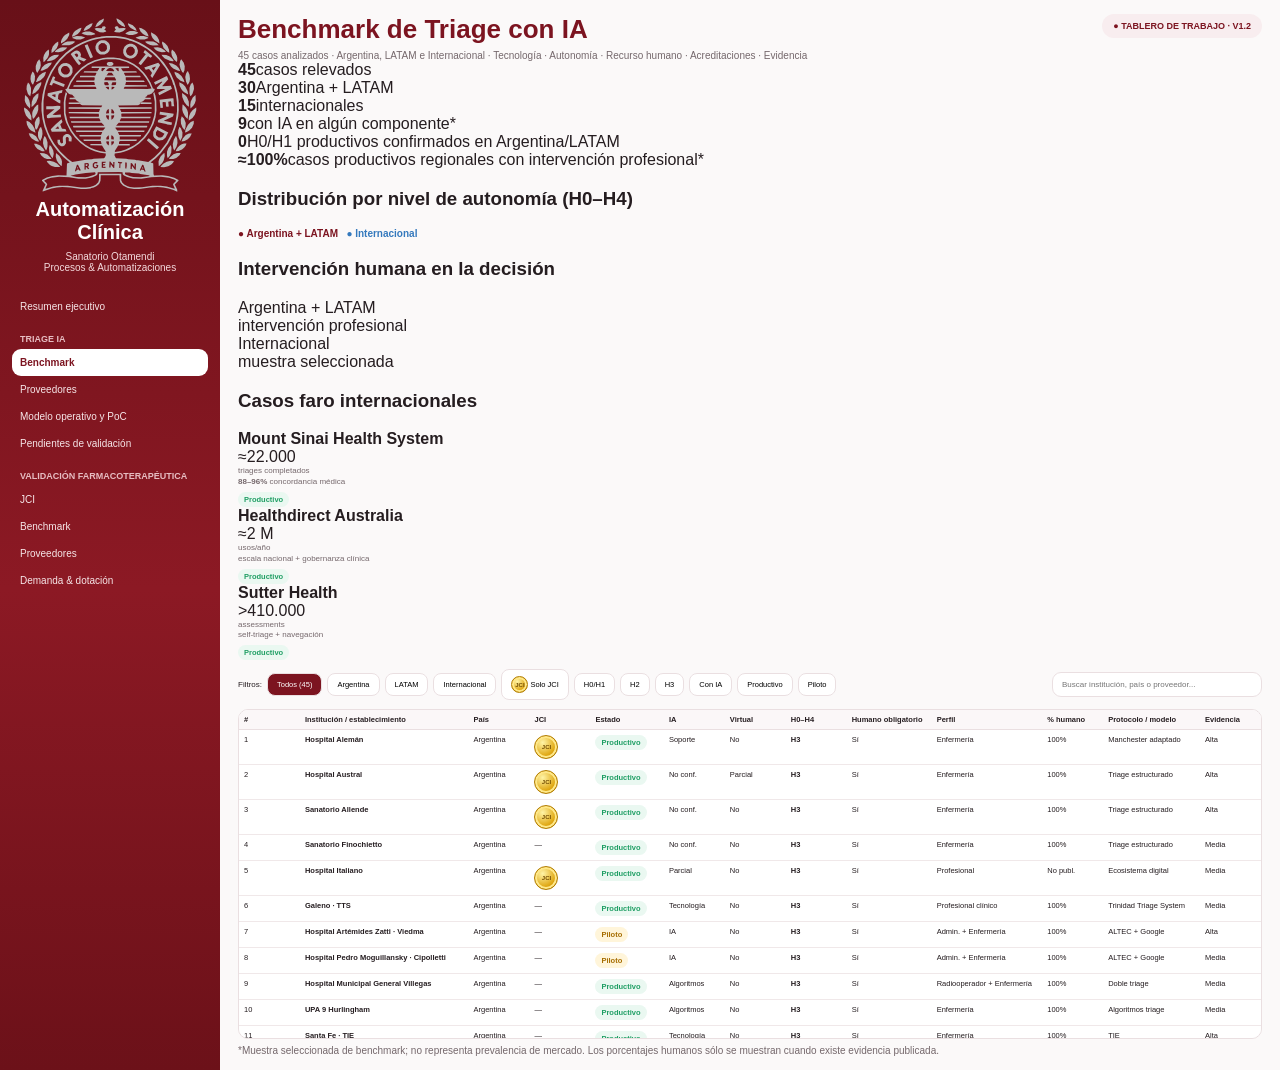
<file: benchmark.html>
<!doctype html><html lang="es"><head><meta charset="utf-8"><meta name="viewport" content="width=device-width,initial-scale=1"><title>Benchmark TRIAGE IA | Otamendi</title><link rel="stylesheet" href="benchmark45.css"><style>:root{--bg:#fbf9f9;--text:#251d20;--muted:#75686c;--line:#eadfe1;--brand:#7c1420;--green:#1aa36b}*{box-sizing:border-box}body{margin:0;font-family:Inter,Segoe UI,Arial,sans-serif;background:var(--bg);color:var(--text)}.app{display:grid;grid-template-columns:220px 1fr;min-height:100vh}.side{background:linear-gradient(180deg,#681018,#8c1924 55%,#6c1119);color:#fff;padding:16px 12px}.logo{width:175px;display:block;margin:auto}.brand{text-align:center;font-size:20px;font-weight:850}.project{text-align:center;font-size:10px;color:#f4dadd;margin:7px 0 20px}.nav-title{font-size:9px;font-weight:900;color:#e7bdc2;margin:14px 8px 5px}.nav a{display:block;color:#f6e6e8;text-decoration:none;padding:8px;border-radius:9px;font-size:10px}.nav a.active{background:#fff;color:var(--brand);font-weight:800}.main{padding:14px 18px;overflow:auto}.top{display:flex;justify-content:space-between;align-items:flex-start}.top h1{margin:0;color:var(--brand);font-size:26px}.subtitle{font-size:10px;color:var(--muted);margin-top:5px}.badge{background:#f8edef;color:var(--brand);font-weight:800;border-radius:999px;padding:7px 11px;font-size:9px}.st{display:inline-block;border-radius:999px;padding:3px 6px;font-size:7.5px;font-weight:700}.ok{background:#eaf8f1;color:#1e9e63}.part{background:#fff5da;color:#a66d00}.table-wrap{overflow:auto;background:#fff;border:1px solid var(--line);border-radius:10px}table{width:100%;border-collapse:separate;border-spacing:0}th{position:sticky;top:0;background:#fbf7f8;text-align:left;border-bottom:1px solid var(--line);z-index:2}td{border-bottom:1px solid #f0e8e9;vertical-align:top}.crit{font-weight:700;position:sticky;left:0;background:#fff}.mini{font-size:8px;color:var(--muted);line-height:1.35}@media(max-width:900px){.app{grid-template-columns:1fr}.side{display:none}}</style></head><body><div class="app"><aside class="side"><img class="logo" src="logo_otamendi_hq.svg"><div class="brand">Automatización<br>Clínica</div><div class="project">Sanatorio Otamendi<br>Procesos & Automatizaciones</div><nav class="nav"><a href="legacy.html">Resumen ejecutivo</a><div class="nav-title">TRIAGE IA</div><a class="active" href="benchmark.html">Benchmark</a><a href="legacy.html">Proveedores</a><a href="legacy.html">Modelo operativo y PoC</a><a href="legacy.html">Pendientes de validación</a><div class="nav-title">VALIDACIÓN FARMACOTERAPÉUTICA</div><a href="legacy.html">JCI</a><a href="legacy.html">Benchmark</a><a href="legacy.html">Proveedores</a><a href="legacy.html">Demanda & dotación</a></nav></aside><main class="main"><header class="top"><div><h1>Benchmark de Triage con IA</h1><div class="subtitle">45 casos analizados · Argentina, LATAM e Internacional · Tecnología · Autonomía · Recurso humano · Acreditaciones · Evidencia</div></div><div class="badge">● TABLERO DE TRABAJO · V1.2</div></header><div class="bench-kpis"><div class="bench-kpi"><b>45</b><span>casos relevados</span></div><div class="bench-kpi"><b>30</b><span>Argentina + LATAM</span></div><div class="bench-kpi"><b>15</b><span>internacionales</span></div><div class="bench-kpi"><b>9</b><span>con IA en algún componente*</span></div><div class="bench-kpi"><b>0</b><span>H0/H1 productivos confirmados en Argentina/LATAM</span></div><div class="bench-kpi"><b>≈100%</b><span>casos productivos regionales con intervención profesional*</span></div></div><div class="bench-panels"><div class="bench-panel"><h3>Distribución por nivel de autonomía (H0–H4)</h3><div class="subtitle" style="margin-bottom:7px"><b style="color:var(--brand)">● Argentina + LATAM</b> &nbsp; <b style="color:#3479bd">● Internacional</b></div><div class="hbars" id="autonomyBars"></div></div><div class="bench-panel"><h3>Intervención humana en la decisión</h3><div class="donuts"><div><div class="donut" data-v="≈100%"></div><div class="donut-label">Argentina + LATAM<br>intervención profesional</div></div><div><div class="donut intl" data-v="47%"></div><div class="donut-label">Internacional<br>muestra seleccionada</div></div></div></div><div class="bench-panel"><h3>Casos faro internacionales</h3><div class="faros"><div class="faro"><b>Mount Sinai Health System</b><div class="num">≈22.000</div><div class="mini">triages completados<br><b>88–96%</b> concordancia médica</div><span class="st ok">Productivo</span></div><div class="faro"><b>Healthdirect Australia</b><div class="num">≈2 M</div><div class="mini">usos/año<br>escala nacional + gobernanza clínica</div><span class="st ok">Productivo</span></div><div class="faro"><b>Sutter Health</b><div class="num">&gt;410.000</div><div class="mini">assessments<br>self-triage + navegación</div><span class="st ok">Productivo</span></div></div></div></div><div class="bench-filters"><span style="font-size:8px">Filtros:</span><button class="bf active" data-filter="all">Todos (45)</button><button class="bf" data-filter="Argentina">Argentina</button><button class="bf" data-filter="LATAM">LATAM</button><button class="bf" data-filter="Internacional">Internacional</button><button class="bf" data-filter="JCI"><span class="jci-seal" style="width:17px;height:17px">JCI</span> Solo JCI</button><button class="bf" data-filter="H0/H1">H0/H1</button><button class="bf" data-filter="H2">H2</button><button class="bf" data-filter="H3">H3</button><button class="bf" data-filter="IA">Con IA</button><button class="bf" data-filter="Productivo">Productivo</button><button class="bf" data-filter="Piloto">Piloto</button><input id="benchSearch" class="bench-search" placeholder="Buscar institución, país o proveedor..."></div><div class="table-wrap bench-table"><table><thead><tr><th>#</th><th>Institución / establecimiento</th><th>País</th><th>JCI</th><th>Estado</th><th>IA</th><th>Virtual</th><th>H0–H4</th><th>Humano obligatorio</th><th>Perfil</th><th>% humano</th><th>Protocolo / modelo</th><th>Evidencia</th></tr></thead><tbody id="bench45Body"></tbody></table></div><div class="bench-insights"><div class="insight red"><b>Hallazgo principal</b><br>La digitalización y la IA ya están presentes regionalmente, pero los casos productivos investigados en Argentina/LATAM mantienen intervención profesional. Los referentes internacionales muestran modelos H0/H1 productivos y a escala.</div><div class="insight green"><b>Implicancia para Otamendi</b><br><b>Objetivo:</b> modelo H1 — IA como primera capa + intervención profesional por excepción.<br><b>KPI sugerido:</b> % de episodios que requieren minutos de un matriculado.</div></div><div class="subtitle" style="margin-top:6px">*Muestra seleccionada de benchmark; no representa prevalencia de mercado. Los porcentajes humanos sólo se muestran cuando existe evidencia publicada.</div></main></div><script src="benchmark45.js"></script></body></html>
</file>
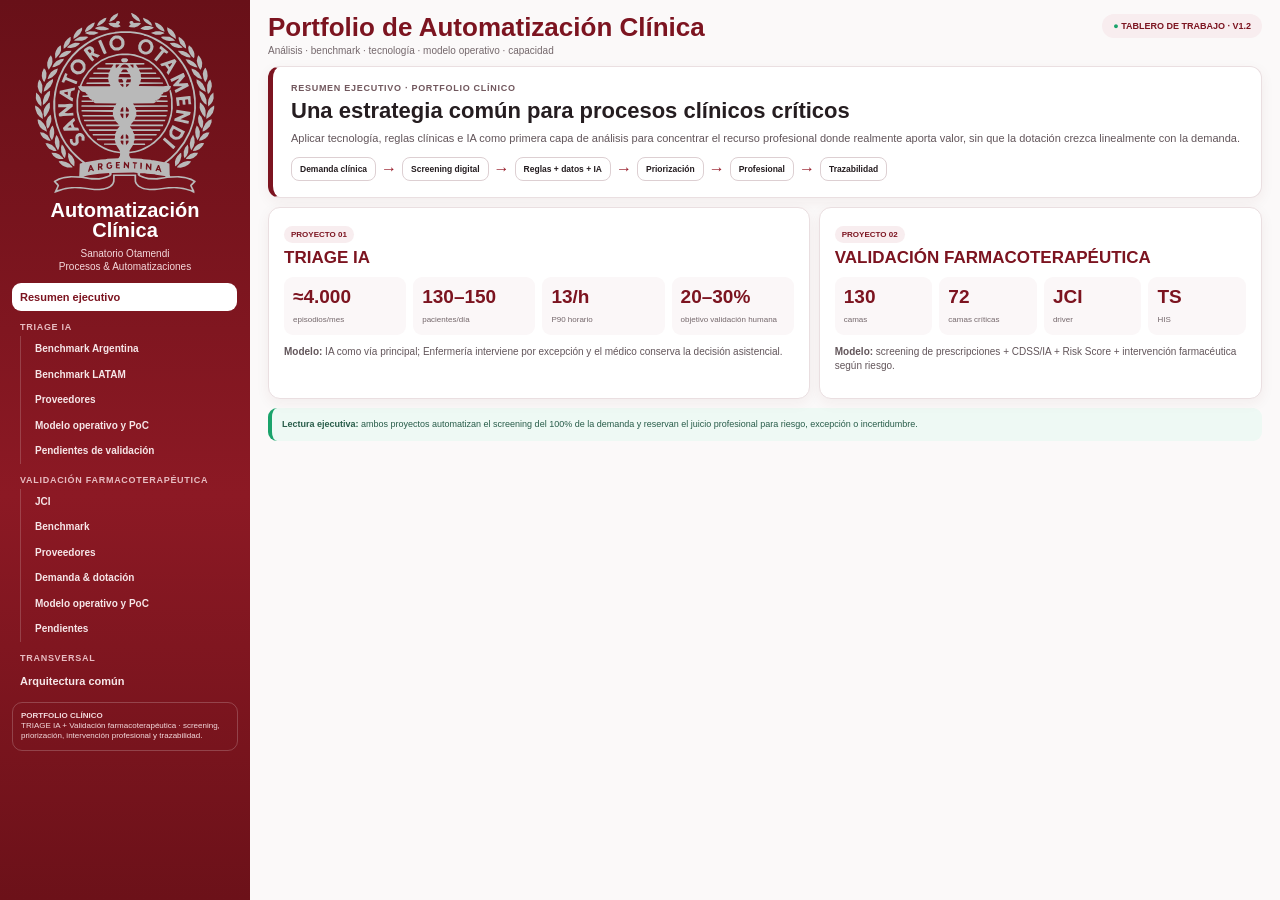
<file: legacy.html>
<!doctype html><html lang="es"><head><meta charset="utf-8"><meta name="viewport" content="width=device-width,initial-scale=1"><title>Automatización Clínica | Otamendi</title><style>:root{--bg:#fbf9f9;--card:#fff;--text:#251d20;--muted:#75686c;--line:#eadfe1;--brand:#7c1420;--brand2:#971d2a;--soft:#f8edef;--green:#1aa36b;--shadow:0 4px 14px rgba(96,31,39,.06)}*{box-sizing:border-box}html,body{margin:0;height:100%;font-family:Inter,Segoe UI,Arial,sans-serif;background:var(--bg);color:var(--text);overflow:hidden}.app{display:grid;grid-template-columns:250px minmax(0,1fr);height:100vh}.side{background:linear-gradient(180deg,#681018,#8c1924 55%,#6c1119);color:#fff;padding:10px 12px;display:flex;flex-direction:column;min-height:0}.logo-wrap{height:190px;display:flex;align-items:center;justify-content:center}.logo{width:190px;height:190px;object-fit:contain}.brand{font-size:20px;font-weight:850;line-height:1.02;text-align:center}.project{font-size:10px;line-height:1.3;color:#f4dadd;margin:6px 0 10px;text-align:center}.nav{min-height:0;overflow:auto;padding-right:3px}.nav-title{font-size:9px;font-weight:900;letter-spacing:.08em;color:#e7bdc2;margin:11px 8px 4px}.nav button{all:unset;display:block;width:calc(100% - 14px);cursor:pointer;padding:8px;border-radius:9px;font-size:11px;line-height:1.15;color:#f6e6e8;font-weight:650}.nav button:hover,.nav button.active{background:#fff;color:var(--brand)}.subnav{margin:0 0 4px 8px;padding-left:6px;border-left:1px solid rgba(255,255,255,.18)}.subnav button{font-size:10px;padding:7px 8px;width:calc(100% - 14px);font-weight:550}.side-note{margin-top:6px;border:1px solid rgba(255,255,255,.2);border-radius:10px;padding:8px;font-size:8px;line-height:1.3;color:#f3dadd}.main{padding:14px 18px;min-width:0;min-height:0;overflow:auto}.top{display:flex;justify-content:space-between;gap:12px;align-items:flex-start;margin-bottom:10px}.top h1{margin:0;color:var(--brand);font-size:26px;line-height:1}.subtitle{font-size:10px;color:var(--muted);margin-top:5px}.badge{white-space:nowrap;background:var(--soft);color:var(--brand);font-weight:800;border-radius:999px;padding:7px 11px;font-size:9px}.view{display:none}.view.active{display:block}.toolbar{display:flex;align-items:center;justify-content:space-between;gap:8px;flex-wrap:wrap;margin-bottom:7px}.toolbar h2{margin:0;color:var(--brand);font-size:20px}.toolbar input{border:1px solid var(--line);border-radius:8px;padding:6px 8px;background:#fff;font-size:10px}.table-wrap{overflow:auto;background:#fff;border:1px solid var(--line);border-radius:10px;max-height:calc(100vh - 105px)}table{width:100%;border-collapse:separate;border-spacing:0;font-size:9px}th{position:sticky;top:0;background:#fbf7f8;color:#684d52;text-align:left;padding:7px;border-bottom:1px solid var(--line);white-space:nowrap;z-index:2}td{padding:7px;border-bottom:1px solid #f0e8e9;vertical-align:top;min-width:90px;line-height:1.35}.crit{font-weight:700;color:#51242b;position:sticky;left:0;background:#fff;z-index:1}.st{display:inline-block;border-radius:999px;padding:3px 6px;font-size:7.5px;font-weight:700}.ok{background:#eaf8f1;color:#1e9e63}.part{background:#fff5da;color:#a66d00}.no{background:#ffecec;color:#c43c49}.na{background:#f0ecec;color:#76686b}.jci{display:inline-flex;align-items:center;gap:5px;margin-top:7px;color:#8a5c00;font-size:7.5px;font-weight:800}.jci i{display:grid;place-items:center;width:23px;height:23px;border-radius:50%;font-style:normal;background:linear-gradient(#ffe889,#e6ad1d);border:1px solid #c28d0e;color:#745000}.hero,.p-card,.project-block,.model-wide,.model-block{background:#fff;border:1px solid var(--line);border-radius:12px;box-shadow:var(--shadow)}.hero{padding:16px 18px;border-left:5px solid var(--brand)}.eyebrow{font-size:9px;font-weight:900;letter-spacing:.08em;color:#71575d}.hero h2{margin:5px 0 7px;font-size:22px}.hero p,.p-card p{color:#62555a;line-height:1.4}.hero p{font-size:11px;margin:0}.flow{display:flex;gap:5px;align-items:center;flex-wrap:wrap;margin-top:11px}.node{background:#fff;border:1px solid #ddcfd2;border-radius:8px;padding:6px 8px;font-weight:750;font-size:8.5px}.arrow{color:var(--brand2);font-weight:900}.grid{display:grid;gap:8px;margin-top:8px}.g3{grid-template-columns:repeat(3,minmax(0,1fr))}.g4{grid-template-columns:repeat(4,minmax(0,1fr))}.p-card{padding:12px}.p-card h3{margin:0 0 5px;font-size:13px}.p-card p{font-size:9px;margin:4px 0}.metric{font-size:22px;font-weight:850;color:var(--brand)}.label{font-size:8px;color:var(--muted)}.tag{display:inline-block;background:var(--soft);color:var(--brand);border-radius:999px;padding:4px 7px;font-size:8px;font-weight:850;margin-bottom:5px}.unified-summary{display:grid;grid-template-columns:1.1fr .9fr;gap:9px;margin-top:9px}.project-block{padding:15px}.project-block h3{margin:0 0 9px;color:var(--brand);font-size:17px}.metrics{display:grid;grid-template-columns:repeat(4,1fr);gap:7px}.m{background:#fbf7f8;border-radius:9px;padding:9px}.m b{display:block;color:var(--brand);font-size:19px}.m span{font-size:8px;color:var(--muted)}.project-block p{font-size:10px;color:#62555a;line-height:1.4}.portfolio-note,.model-note{margin-top:9px;background:#eef9f4;border-left:4px solid var(--green);border-radius:9px;padding:10px;color:#285c49;font-size:9px;line-height:1.4}.model-shell{display:grid;gap:9px}.model-wide{padding:12px 14px}.model-wide h3,.model-block h3{margin:0;color:var(--brand);font-size:13px}.model-subtitle{margin-top:3px;font-size:8.5px;line-height:1.3;color:var(--muted)}.branch-flow{display:grid;grid-template-columns:minmax(285px,.9fr) minmax(0,1.5fr);gap:10px;align-items:center;margin-top:9px}.flow-entry{display:flex;align-items:center;gap:5px}.flow-pill{background:#fff;border:1px solid #cbe8d9;border-radius:999px;padding:6px 8px;color:#23634b;font-size:8.5px;font-weight:750;white-space:nowrap}.flow-pill.ai{background:#eef9f4;border-color:#85cfad;color:#126a48}.flow-chevron{color:var(--green);font-size:11px;font-weight:900}.branch-paths{display:grid;gap:6px}.branch-row{display:grid;grid-template-columns:minmax(145px,1.15fr) 16px minmax(110px,.8fr) 16px minmax(95px,.65fr);align-items:center;gap:4px}.branch-condition,.branch-action,.branch-result{border-radius:8px;padding:7px 8px;font-size:8px;line-height:1.25}.branch-condition{background:#fbf7f8;border:1px solid var(--line)}.branch-condition b{display:block;margin-bottom:2px}.branch-action{background:#eef9f4;border:1px solid #cbe8d9;color:#176a4d;font-weight:750;text-align:center}.branch-result{background:#fbf3f4;border:1px solid #ecd5d9;color:var(--brand);font-weight:750;text-align:center}.model-middle{display:grid;grid-template-columns:.9fr 1.2fr .9fr;gap:9px}.model-block{padding:11px 12px}.compact-list{display:grid;grid-template-columns:1fr 1fr;gap:5px;margin-top:8px}.compact-item{background:#fbf7f8;border:1px solid var(--line);border-radius:7px;padding:6px 7px;font-size:7.8px;line-height:1.25;color:#5d4f53}.compact-item b{display:block;color:#3f3034;margin-bottom:2px}.trigger-list{display:flex;flex-wrap:wrap;gap:5px;margin-top:8px}.trigger{background:#fff8f1;border:1px solid #f0ddc8;border-radius:999px;padding:5px 7px;font-size:7.7px;color:#75543c}.load-grid{display:grid;grid-template-columns:repeat(2,1fr);gap:6px;margin-top:8px}.load-kpi{border:1px solid #cbe8d9;background:#f4fbf7;border-radius:8px;padding:7px}.load-kpi strong{display:block;color:#126a48;font-size:15px}.load-kpi span{font-size:7.4px;color:#52665d}.model-bottom{display:grid;grid-template-columns:1.18fr .82fr;gap:9px}.gate-grid{display:grid;grid-template-columns:repeat(3,1fr);gap:6px;margin-top:8px}.gate{border:1px solid var(--line);background:#fbf7f8;border-radius:8px;padding:7px;font-size:7.5px;line-height:1.25;color:#63575a}.gate.current{background:#eef9f4;border-color:#cbe8d9}.gate b{display:block;font-size:8px;margin-bottom:3px}.gate span{display:block;margin-top:4px;padding-top:4px;border-top:1px solid rgba(124,20,32,.12);font-weight:750;color:var(--brand)}.threshold-grid{display:grid;grid-template-columns:repeat(2,1fr);gap:5px;margin-top:8px}.threshold{display:flex;justify-content:space-between;gap:6px;border-bottom:1px solid #f0e8e9;padding:4px 1px;font-size:7.6px;color:#63575a}.threshold b{color:var(--brand)}.prelim{display:inline-block;margin-left:5px;border-radius:999px;background:#fff5da;color:#8f6400;padding:2px 5px;font-size:6.8px}.pharma-sub{display:none}.pharma-sub.active{display:block}@media(max-width:1000px){html,body{overflow:auto}.app{grid-template-columns:1fr;height:auto}.side{height:auto}.main{overflow:visible}.g3,.g4,.unified-summary,.model-middle,.model-bottom,.branch-flow{grid-template-columns:1fr}}</style></head><body><div class="app"><aside class="side"><div class="logo-wrap"><img class="logo" src="logo_otamendi_hq.svg" alt="Sanatorio Otamendi"></div><div class="brand">Automatización<br>Clínica</div><div class="project">Sanatorio Otamendi<br>Procesos & Automatizaciones</div><nav class="nav"><button class="active" data-view="portfolio">Resumen ejecutivo</button><div class="nav-title">TRIAGE IA</div><div class="subnav"><button data-triage="argentina">Benchmark Argentina</button><button data-triage="latam">Benchmark LATAM</button><button data-triage="proveedores">Proveedores</button><button data-triage="modelo">Modelo operativo y PoC</button><button data-triage="gaps">Pendientes de validación</button></div><div class="nav-title">VALIDACIÓN FARMACOTERAPÉUTICA</div><div class="subnav"><button data-pharma="p-jci">JCI</button><button data-pharma="p-ben">Benchmark</button><button data-pharma="p-prov">Proveedores</button><button data-pharma="p-dem">Demanda & dotación</button><button data-pharma="p-mod">Modelo operativo y PoC</button><button data-pharma="p-pen">Pendientes</button></div><div class="nav-title">TRANSVERSAL</div><button data-view="architecture">Arquitectura común</button></nav><div class="side-note"><b>PORTFOLIO CLÍNICO</b><br>TRIAGE IA + Validación farmacoterapéutica · screening, priorización, intervención profesional y trazabilidad.</div></aside><main class="main"><header class="top"><div><h1 id="pageTitle">Portfolio de Automatización Clínica</h1><div id="pageSubtitle" class="subtitle">Análisis · benchmark · tecnología · modelo operativo · capacidad</div></div><div class="badge"><span style="color:var(--green)">●</span> TABLERO DE TRABAJO · V1.2</div></header><section id="portfolio" class="view active"><div class="hero"><div class="eyebrow">RESUMEN EJECUTIVO · PORTFOLIO CLÍNICO</div><h2>Una estrategia común para procesos clínicos críticos</h2><p>Aplicar tecnología, reglas clínicas e IA como primera capa de análisis para concentrar el recurso profesional donde realmente aporta valor, sin que la dotación crezca linealmente con la demanda.</p><div class="flow"><span class="node">Demanda clínica</span><span class="arrow">→</span><span class="node">Screening digital</span><span class="arrow">→</span><span class="node">Reglas + datos + IA</span><span class="arrow">→</span><span class="node">Priorización</span><span class="arrow">→</span><span class="node">Profesional</span><span class="arrow">→</span><span class="node">Trazabilidad</span></div></div><div class="unified-summary"><div class="project-block"><span class="tag">PROYECTO 01</span><h3>TRIAGE IA</h3><div class="metrics"><div class="m"><b>≈4.000</b><span>episodios/mes</span></div><div class="m"><b>130–150</b><span>pacientes/día</span></div><div class="m"><b>13/h</b><span>P90 horario</span></div><div class="m"><b>20–30%</b><span>objetivo validación humana</span></div></div><p><b>Modelo:</b> IA como vía principal; Enfermería interviene por excepción y el médico conserva la decisión asistencial.</p></div><div class="project-block"><span class="tag">PROYECTO 02</span><h3>VALIDACIÓN FARMACOTERAPÉUTICA</h3><div class="metrics"><div class="m"><b>130</b><span>camas</span></div><div class="m"><b>72</b><span>camas críticas</span></div><div class="m"><b>JCI</b><span>driver</span></div><div class="m"><b>TS</b><span>HIS</span></div></div><p><b>Modelo:</b> screening de prescripciones + CDSS/IA + Risk Score + intervención farmacéutica según riesgo.</p></div></div><div class="portfolio-note"><b>Lectura ejecutiva:</b> ambos proyectos automatizan el screening del 100% de la demanda y reservan el juicio profesional para riesgo, excepción o incertidumbre.</div></section><section id="triage" class="view"><div id="argentina" class="triage-sub"><div class="toolbar"><h2>Benchmark Argentina</h2></div><div class="table-wrap"><table id="argentinaTable"></table></div></div><div id="latam" class="triage-sub" hidden><div class="toolbar"><h2>Benchmark LATAM</h2></div><div class="table-wrap"><table id="latamTable"></table></div></div><div id="proveedores" class="triage-sub" hidden><div class="toolbar"><h2>Comparativa de proveedores</h2><input id="supplierSearch" placeholder="Filtrar criterio..."></div><div class="table-wrap"><table id="supplierTable"></table></div></div><div id="modelo" class="triage-sub" hidden><div class="toolbar"><h2>Modelo operativo y PoC</h2></div><div class="model-shell"><article class="model-wide"><h3>Circuito objetivo: Enfermería interviene por excepción</h3><div class="model-subtitle">La IA estructura y recomienda; el circuito se bifurca según seguridad y calidad de la información.</div><div class="branch-flow"><div class="flow-entry"><span class="flow-pill">Paciente</span><span class="flow-chevron">→</span><span class="flow-pill">Captura digital</span><span class="flow-chevron">→</span><span class="flow-pill ai">IA recomienda</span></div><div class="branch-paths"><div class="branch-row"><div class="branch-condition"><b>Vía principal</b>Sin alertas e información suficiente</div><span class="flow-chevron">→</span><div class="branch-action">Pasa al circuito médico</div><span class="flow-chevron">→</span><div class="branch-result">Médico</div></div><div class="branch-row"><div class="branch-condition"><b>Vía de excepción</b>Alerta, baja confianza o dato faltante</div><span class="flow-chevron">→</span><div class="branch-action">Enfermería valida</div><span class="flow-chevron">→</span><div class="branch-result">Médico</div></div></div></div><div class="model-note"><b>Control profesional:</b> el médico conserva la decisión asistencial; Enfermería puede corregir, escalar o re-triar. Toda recomendación y cambio debe quedar trazado.</div></article><div class="model-middle"><article class="model-block"><h3>Qué entrega la IA</h3><div class="compact-list"><div class="compact-item"><b>Prioridad sugerida</b>Nivel y urgencia recomendados.</div><div class="compact-item"><b>Justificación</b>Hallazgos que sustentan la recomendación.</div><div class="compact-item"><b>Alertas</b>Red flags y señales de deterioro.</div><div class="compact-item"><b>Datos faltantes</b>Información clínica aún necesaria.</div><div class="compact-item"><b>Orientación</b>Diferenciales y próxima acción relevante.</div><div class="compact-item"><b>Trazabilidad</b>Versión, hora, entrada y resultado.</div></div></article><article class="model-block"><h3>Cuándo interviene Enfermería</h3><div class="trigger-list"><span class="trigger">Red flag o deterioro</span><span class="trigger">Baja confianza</span><span class="trigger">Síntomas contradictorios</span><span class="trigger">Datos o signos vitales faltantes</span><span class="trigger">Población o protocolo especial</span><span class="trigger">Paciente solicita revisión</span><span class="trigger">Re-triage por cambio clínico</span></div><div class="model-note">Enfermería no desaparece: concentra su tiempo en los casos de mayor incertidumbre o riesgo.</div></article><article class="model-block"><h3>Carga operativa · hora P90</h3><div class="load-grid"><div class="load-kpi"><strong>13</strong><span>pacientes en una hora exigente</span></div><div class="load-kpi"><strong>9–10</strong><span>seguirían la vía principal</span></div><div class="load-kpi"><strong>3–4</strong><span>requerirían validación</span></div><div class="load-kpi"><strong>8–12 min</strong><span>de trabajo de Enfermería por hora</span></div></div></article></div><div class="model-bottom"><article class="model-block"><h3>Etapas y puertas de decisión</h3><div class="gate-grid"><div class="gate current"><b>1 · Shadow mode</b>IA en paralelo, sin modificar la prioridad.<span>Puerta: datos suficientes y ausencia de señales de riesgo.</span></div><div class="gate"><b>2 · Piloto controlado</b>Validación obligatoria en alcance acotado.<span>Puerta: cumplir umbrales o ajustar.</span></div><div class="gate"><b>3 · Operación asistida</b>IA vía principal y Enfermería por excepción.<span>Decisión: avanzar, ajustar o detener.</span></div></div></article><article class="model-block"><h3>Umbrales de aprobación <span class="prelim">preliminares · a validar</span></h3><div class="threshold-grid"><div class="threshold"><span>Sensibilidad en críticos</span><b>≥95%</b></div><div class="threshold"><span>Under-triage crítico</span><b>&lt;1%</b></div><div class="threshold"><span>Concordancia IA–Enfermería</span><b>≥85%</b></div><div class="threshold"><span>Tiempo clasificación</span><b>≤3 min</b></div><div class="threshold"><span>Validación humana</span><b>20–30%</b></div><div class="threshold"><span>Trazabilidad</span><b>100%</b></div></div></article></div></div></div><div id="gaps" class="triage-sub" hidden><div class="toolbar"><h2>Pendientes de validación</h2></div><div class="table-wrap"><table id="gapsTable"></table></div></div></section><section id="pharma" class="view"><div id="p-jci" class="pharma-sub"><div class="hero"><div class="eyebrow">VALIDACIÓN FARMACOTERAPÉUTICA · JCI</div><h2>Separar requisito de acreditación del modelo de excelencia</h2><p>Confirmar estándar vigente, alcance, excepciones, tiempos, responsabilidad profesional y evidencia/trazabilidad requerida antes de cerrar el TO-BE.</p></div></div><div id="p-ben" class="pharma-sub"><div class="grid g3"><div class="p-card"><span class="tag">ARG · JCI</span><h3>Hospital Italiano</h3><p>CDSS integrado a HCE; alertas contextuales y reglas clínicas.</p></div><div class="p-card"><span class="tag">ARG · JCI</span><h3>Hospital Privado Córdoba</h3><p>CPOE + Inteligencia Clínica + Farmacia IT.</p></div><div class="p-card"><span class="tag">ARG · JCI</span><h3>Hospital Alemán</h3><p>Farmacia Clínica 24×7.</p></div><div class="p-card"><span class="tag">ARG</span><h3>Hospital Británico</h3><p>Score de selección y priorización por riesgo.</p></div><div class="p-card"><span class="tag">BRASIL</span><h3>NoHarm.ai</h3><p>IA + scoring + worklist priorizada.</p></div><div class="p-card"><span class="tag">INTERNO</span><h3>Medicus</h3><p>Benchmark operativo sobre ThinkSoft.</p></div></div></div><div id="p-prov" class="pharma-sub"><div class="table-wrap"><table><tr><th>Proveedor</th><th>Origen</th><th>CDSS</th><th>IA / scoring</th><th>Rol potencial</th></tr><tr><td>ThinkSoft</td><td>Argentina</td><td>A validar</td><td>A validar</td><td>Core actual + integración</td></tr><tr><td>TIPS / INNOVA</td><td>Argentina</td><td>Sí</td><td>Parcial / validar</td><td>Motor farmacológico/CDSS</td></tr><tr><td>NoHarm.ai</td><td>Brasil</td><td>Sí</td><td>Sí</td><td>Plataforma + worklist</td></tr><tr><td>MedAware</td><td>Internacional</td><td>Sí</td><td>Sí</td><td>Medication Safety AI</td></tr><tr><td>Sentri7</td><td>Internacional</td><td>Sí</td><td>Algoritmos</td><td>Clinical surveillance</td></tr><tr><td>FDB</td><td>Internacional</td><td>Sí</td><td>Riesgo contextual</td><td>Knowledge/CDS</td></tr></table></div></div><div id="p-dem" class="pharma-sub"><div class="grid g4"><div class="p-card"><div class="metric">130</div><div class="label">camas</div></div><div class="p-card"><div class="metric">72</div><div class="label">críticas</div></div><div class="p-card"><div class="metric">?</div><div class="label">prescripciones/día</div></div><div class="p-card"><div class="metric">?</div><div class="label">min/revisión real</div></div></div></div><div id="p-mod" class="pharma-sub"><div class="hero"><div class="eyebrow">MODELO OBJETIVO</div><h2>Screening masivo + intervención farmacéutica según riesgo</h2><div class="flow"><span class="node">Prescripción</span><span class="arrow">→</span><span class="node">Datos clínicos + Lab</span><span class="arrow">→</span><span class="node">CDSS</span><span class="arrow">→</span><span class="node">Risk Engine</span><span class="arrow">→</span><span class="node">Worklist</span><span class="arrow">→</span><span class="node">Farmacéutico</span></div></div></div><div id="p-pen" class="pharma-sub"><div class="grid g3"><div class="p-card"><h3>Datos Otamendi</h3><p>Prescripciones/día y por franja; pacientes; medicamentos/paciente; unidad; tiempos; dotación; cobertura; intervenciones.</p></div><div class="p-card"><h3>JCI</h3><p>Estándar vigente, alcance, excepciones, SLA, responsable y evidencia requerida.</p></div><div class="p-card"><h3>ThinkSoft</h3><p>Reglas, Farmacia, APIs/FHIR, laboratorio, intervenciones, worklist y priorización.</p></div></div></div></section><section id="architecture" class="view"><div class="hero"><div class="eyebrow">ARQUITECTURA TRANSVERSAL</div><h2>De proyectos aislados a una plataforma de automatización clínica</h2><div class="flow"><span class="node">ThinkSoft</span><span class="arrow">→</span><span class="node">HCE + Lab + Órdenes</span><span class="arrow">→</span><span class="node">Capa de datos</span><span class="arrow">→</span><span class="node">Reglas / CDSS / IA</span><span class="arrow">→</span><span class="node">Risk Engine</span><span class="arrow">→</span><span class="node">Worklists / decisiones</span></div></div></section></main></div><script>const $=s=>document.querySelector(s),esc=v=>String(v??'').replace(/[&<>\"]/g,c=>({'&':'&amp;','<':'&lt;','>':'&gt;','\"':'&quot;'}[c]));let DATA=null;function pill(v,c){return `<span class="st ${c||'na'}">${esc(v)}</span>`}function table(id,rows,cols){$(id).innerHTML='<thead><tr>'+cols.map(c=>`<th>${c[1]}</th>`).join('')+'</tr></thead><tbody>'+rows.map(r=>'<tr>'+cols.map((c,i)=>{let val=c[0]==='status'||c[0]==='priority'?pill(r[c[0]],r.statusClass||r.priorityClass):esc(r[c[0]]);if(i===0&&c[0]==='name'&&['Hospital Italiano','Hospital Austral','Hospital Alemán','Hospital Privado Universitario de Córdoba','Sanatorio Allende','Fundación Santa Fe de Bogotá','Fundación Valle del Lili','Einstein Hospital Israelita','Hospital Sírio-Libanês'].includes(r.name))val+=`<div class="jci"><i>JCI</i>Acreditado JCI</div>`;return `<td class="${i===0?'crit':''}">${val}</td>`}).join('')+'</tr>').join('')+'</tbody>'}function render(){table('#argentinaTable',DATA.argentina,[['name','Institución / caso'],['referenceType','Tipo'],['model','Modelo'],['responsible','Responsable'],['scale','Escala / protocolo'],['technology','Tecnología'],['status','Estado'],['key','Dato clave'],['source','Fuente']]);const latamRows=(DATA.latam||[]).map(x=>({...x,referenceType:(x.productive?'Caso productivo':'Piloto / seguimiento')+' · '+x.country,technology:x.provider+(x.aiRole?' · '+x.aiRole:''),status:x.productive?'Productivo · validado':'Piloto / seguimiento',statusClass:x.productive?'ok':'part',key:x.evidence,next:x.productive?'Profundizar métricas operativas, dotación e integración':'Validar resultados, alcance y madurez para producción',source:x.provider+' · benchmark institucional'}));table('#latamTable',latamRows,[['name','Institución / caso'],['referenceType','Tipo'],['model','Modelo'],['humanRole','Responsable'],['scale','Escala / protocolo'],['technology','Tecnología'],['status','Estado'],['key','Dato clave'],['next','Pendiente'],['source','Fuente']]);table('#gapsTable',DATA.gaps,[['id','Tema'],['gap','Información necesaria'],['action','Próximo paso'],['owner','Responsable'],['status','Estado'],['impact','Impacto']]);renderSuppliers()}function renderSuppliers(q=''){const ss=DATA.suppliers,rows=DATA.supplierCriteria.filter(r=>r.criterion.toLowerCase().includes(q.toLowerCase()));$('#supplierTable').innerHTML='<thead><tr><th>Criterio</th>'+ss.map(s=>`<th>${esc(s.name)}<br><small>${esc(s.country)}</small></th>`).join('')+'</tr></thead><tbody>'+rows.map(r=>'<tr><td class="crit">'+esc(r.criterion)+'</td>'+ss.map(s=>`<td>${esc(r[s.id])}</td>`).join('')+'</tr>').join('')+'</tbody>'}fetch('triage-data.json',{cache:'no-store'}).then(r=>r.json()).then(d=>{DATA=d;render()});$('#supplierSearch').oninput=e=>DATA&&renderSuppliers(e.target.value);const views=[...document.querySelectorAll('.view')],title=$('#pageTitle'),sub=$('#pageSubtitle');function clear(){document.querySelectorAll('.nav button').forEach(b=>b.classList.remove('active'));views.forEach(v=>v.classList.remove('active'));document.querySelectorAll('.pharma-sub').forEach(x=>x.classList.remove('active'))}document.querySelectorAll('[data-triage]').forEach(b=>b.onclick=()=>{clear();b.classList.add('active');$('#triage').classList.add('active');document.querySelectorAll('.triage-sub').forEach(x=>x.hidden=true);$('#'+b.dataset.triage).hidden=false;title.textContent='TRIAGE IA';sub.textContent='Análisis de demanda · alternativas tecnológicas · modelo operativo'});document.querySelectorAll('[data-pharma]').forEach(b=>b.onclick=()=>{clear();b.classList.add('active');$('#pharma').classList.add('active');$('#'+b.dataset.pharma).classList.add('active');title.textContent='Validación Farmacoterapéutica';sub.textContent='JCI · seguridad de medicación · automatización · priorización por riesgo'});document.querySelectorAll('[data-view]').forEach(b=>b.onclick=()=>{clear();b.classList.add('active');$('#'+b.dataset.view).classList.add('active');if(b.dataset.view==='portfolio'){title.textContent='Portfolio de Automatización Clínica';sub.textContent='Análisis · benchmark · tecnología · modelo operativo · capacidad'}else{title.textContent='Arquitectura transversal';sub.textContent='Plataforma común · datos · reglas · IA · trazabilidad'}});</script></body></html>
</file>
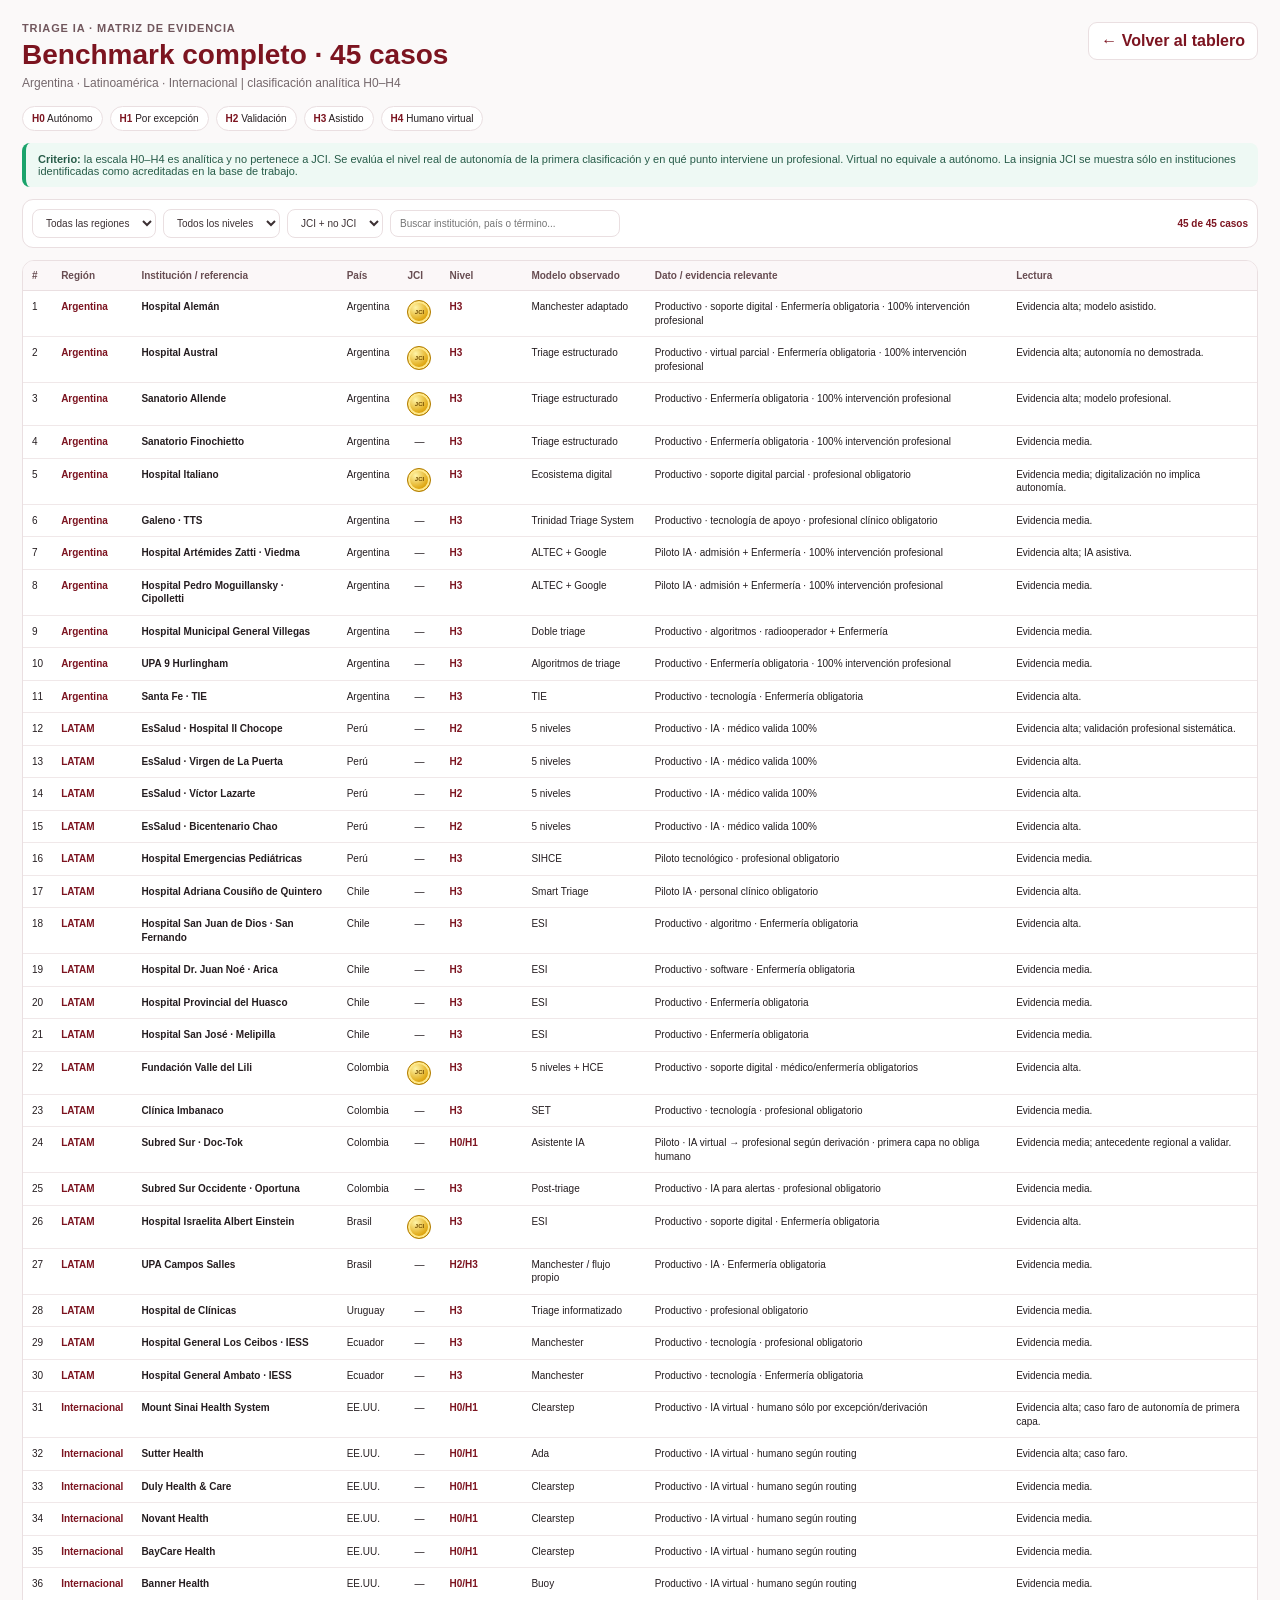
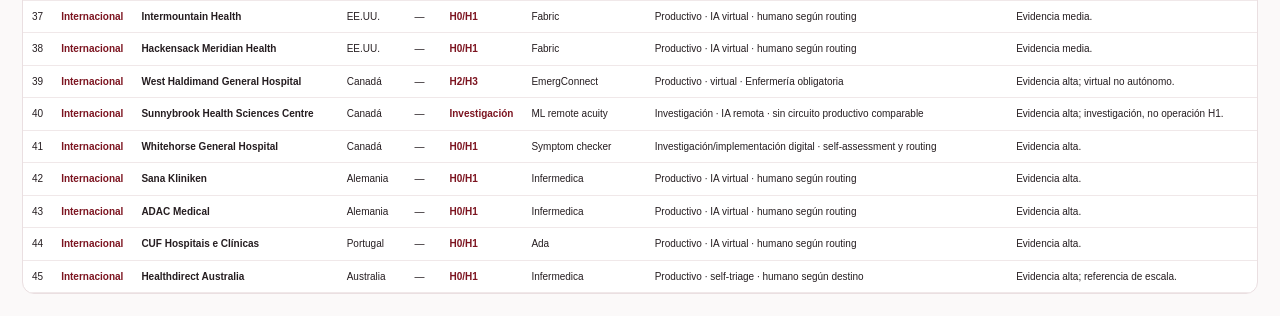
<file: matrix45.html>
<!doctype html><html lang="es"><head><meta charset="utf-8"><meta name="viewport" content="width=device-width,initial-scale=1"><title>Benchmark 45 casos | TRIAGE IA</title><style>:root{--brand:#7c1420;--bg:#fbf9f9;--line:#eadfe1;--muted:#75686c;--green:#1aa36b}*{box-sizing:border-box}body{margin:0;font-family:Inter,Segoe UI,Arial,sans-serif;background:var(--bg);color:#251d20}.wrap{padding:22px;max-width:1600px;margin:auto}.top{display:flex;justify-content:space-between;align-items:flex-start;gap:20px;margin-bottom:16px}.ey{font-size:11px;font-weight:900;letter-spacing:.08em;color:#71575d}.top h1{margin:5px 0;color:var(--brand);font-size:28px}.top p{margin:0;color:var(--muted);font-size:12px}.back{color:var(--brand);font-weight:800;text-decoration:none;border:1px solid var(--line);background:white;padding:9px 12px;border-radius:9px}.legend,.filters{display:flex;gap:7px;flex-wrap:wrap;margin:12px 0}.pill{font-size:10px;padding:6px 9px;border-radius:999px;background:#fff;border:1px solid var(--line)}.pill b{color:var(--brand)}.note{background:#eef9f4;border-left:4px solid var(--green);padding:10px 12px;border-radius:8px;font-size:11px;color:#285c49;margin-bottom:12px}.filters{align-items:center;background:#fff;border:1px solid var(--line);padding:9px;border-radius:11px}.filters select,.filters input{border:1px solid var(--line);border-radius:8px;background:#fff;padding:7px 9px;font:inherit;font-size:10px;color:#3c3033}.filters input{min-width:230px}.count{margin-left:auto;font-size:10px;font-weight:800;color:var(--brand)}.table{overflow:auto;background:#fff;border:1px solid var(--line);border-radius:12px}table{border-collapse:collapse;width:100%;min-width:1200px;font-size:10px}th{position:sticky;top:0;background:#fbf7f8;color:#684d52;text-align:left;padding:9px;border-bottom:1px solid var(--line)}td{padding:9px;border-bottom:1px solid #f0e8e9;vertical-align:top;line-height:1.35}.region{font-weight:850;color:var(--brand)}.lvl{font-weight:900;color:var(--brand);white-space:nowrap}.inst{font-weight:800}.jci-seal{display:inline-grid;place-items:center;width:24px;height:24px;border-radius:50%;background:radial-gradient(circle at 35% 30%,#fff4a6,#e0a814 62%,#a97700);border:1px solid #b17c00;box-shadow:inset 0 0 0 2px #ffe889;color:#704b00;font-size:6px;font-weight:900}.jci-cell{text-align:center;white-space:nowrap}.empty{text-align:center;color:var(--muted);padding:25px!important}@media(max-width:800px){.top{display:block}.back{display:inline-block;margin-top:12px}.count{width:100%;margin-left:0}.filters input{min-width:160px}}</style></head><body><div class="wrap"><div class="top"><div><div class="ey">TRIAGE IA · MATRIZ DE EVIDENCIA</div><h1>Benchmark completo · 45 casos</h1><p>Argentina · Latinoamérica · Internacional | clasificación analítica H0–H4</p></div><a class="back" href="index.html">← Volver al tablero</a></div><div class="legend"><span class="pill"><b>H0</b> Autónomo</span><span class="pill"><b>H1</b> Por excepción</span><span class="pill"><b>H2</b> Validación</span><span class="pill"><b>H3</b> Asistido</span><span class="pill"><b>H4</b> Humano virtual</span></div><div class="note"><b>Criterio:</b> la escala H0–H4 es analítica y no pertenece a JCI. Se evalúa el nivel real de autonomía de la primera clasificación y en qué punto interviene un profesional. Virtual no equivale a autónomo. La insignia JCI se muestra sólo en instituciones identificadas como acreditadas en la base de trabajo.</div><div class="filters"><select id="region"><option value="">Todas las regiones</option><option>Argentina</option><option>LATAM</option><option>Internacional</option></select><select id="level"><option value="">Todos los niveles</option><option value="H0/H1">H0/H1</option><option value="H2">H2</option><option value="H2/H3">H2/H3</option><option value="H3">H3</option><option value="H4">H4</option><option value="Investigación">Investigación</option></select><select id="jci"><option value="">JCI + no JCI</option><option value="yes">Sólo JCI</option><option value="no">Sólo no JCI</option></select><input id="search" placeholder="Buscar institución, país o término..."><span class="count" id="count"></span></div><div class="table"><table><thead><tr><th>#</th><th>Región</th><th>Institución / referencia</th><th>País</th><th>JCI</th><th>Nivel</th><th>Modelo observado</th><th>Dato / evidencia relevante</th><th>Lectura</th></tr></thead><tbody id="rows"></tbody></table></div></div><script>const cases=[['Argentina','Hospital Alemán','Argentina','H3','Manchester adaptado','Productivo · soporte digital · Enfermería obligatoria · 100% intervención profesional','Evidencia alta; modelo asistido.',true],['Argentina','Hospital Austral','Argentina','H3','Triage estructurado','Productivo · virtual parcial · Enfermería obligatoria · 100% intervención profesional','Evidencia alta; autonomía no demostrada.',true],['Argentina','Sanatorio Allende','Argentina','H3','Triage estructurado','Productivo · Enfermería obligatoria · 100% intervención profesional','Evidencia alta; modelo profesional.',true],['Argentina','Sanatorio Finochietto','Argentina','H3','Triage estructurado','Productivo · Enfermería obligatoria · 100% intervención profesional','Evidencia media.',false],['Argentina','Hospital Italiano','Argentina','H3','Ecosistema digital','Productivo · soporte digital parcial · profesional obligatorio','Evidencia media; digitalización no implica autonomía.',true],['Argentina','Galeno · TTS','Argentina','H3','Trinidad Triage System','Productivo · tecnología de apoyo · profesional clínico obligatorio','Evidencia media.',false],['Argentina','Hospital Artémides Zatti · Viedma','Argentina','H3','ALTEC + Google','Piloto IA · admisión + Enfermería · 100% intervención profesional','Evidencia alta; IA asistiva.',false],['Argentina','Hospital Pedro Moguillansky · Cipolletti','Argentina','H3','ALTEC + Google','Piloto IA · admisión + Enfermería · 100% intervención profesional','Evidencia media.',false],['Argentina','Hospital Municipal General Villegas','Argentina','H3','Doble triage','Productivo · algoritmos · radiooperador + Enfermería','Evidencia media.',false],['Argentina','UPA 9 Hurlingham','Argentina','H3','Algoritmos de triage','Productivo · Enfermería obligatoria · 100% intervención profesional','Evidencia media.',false],['Argentina','Santa Fe · TIE','Argentina','H3','TIE','Productivo · tecnología · Enfermería obligatoria','Evidencia alta.',false],['LATAM','EsSalud · Hospital II Chocope','Perú','H2','5 niveles','Productivo · IA · médico valida 100%','Evidencia alta; validación profesional sistemática.',false],['LATAM','EsSalud · Virgen de La Puerta','Perú','H2','5 niveles','Productivo · IA · médico valida 100%','Evidencia alta.',false],['LATAM','EsSalud · Víctor Lazarte','Perú','H2','5 niveles','Productivo · IA · médico valida 100%','Evidencia alta.',false],['LATAM','EsSalud · Bicentenario Chao','Perú','H2','5 niveles','Productivo · IA · médico valida 100%','Evidencia alta.',false],['LATAM','Hospital Emergencias Pediátricas','Perú','H3','SIHCE','Piloto tecnológico · profesional obligatorio','Evidencia media.',false],['LATAM','Hospital Adriana Cousiño de Quintero','Chile','H3','Smart Triage','Piloto IA · personal clínico obligatorio','Evidencia alta.',false],['LATAM','Hospital San Juan de Dios · San Fernando','Chile','H3','ESI','Productivo · algoritmo · Enfermería obligatoria','Evidencia alta.',false],['LATAM','Hospital Dr. Juan Noé · Arica','Chile','H3','ESI','Productivo · software · Enfermería obligatoria','Evidencia media.',false],['LATAM','Hospital Provincial del Huasco','Chile','H3','ESI','Productivo · Enfermería obligatoria','Evidencia media.',false],['LATAM','Hospital San José · Melipilla','Chile','H3','ESI','Productivo · Enfermería obligatoria','Evidencia media.',false],['LATAM','Fundación Valle del Lili','Colombia','H3','5 niveles + HCE','Productivo · soporte digital · médico/enfermería obligatorios','Evidencia alta.',true],['LATAM','Clínica Imbanaco','Colombia','H3','SET','Productivo · tecnología · profesional obligatorio','Evidencia media.',false],['LATAM','Subred Sur · Doc-Tok','Colombia','H0/H1','Asistente IA','Piloto · IA virtual → profesional según derivación · primera capa no obliga humano','Evidencia media; antecedente regional a validar.',false],['LATAM','Subred Sur Occidente · Oportuna','Colombia','H3','Post-triage','Productivo · IA para alertas · profesional obligatorio','Evidencia media.',false],['LATAM','Hospital Israelita Albert Einstein','Brasil','H3','ESI','Productivo · soporte digital · Enfermería obligatoria','Evidencia alta.',true],['LATAM','UPA Campos Salles','Brasil','H2/H3','Manchester / flujo propio','Productivo · IA · Enfermería obligatoria','Evidencia media.',false],['LATAM','Hospital de Clínicas','Uruguay','H3','Triage informatizado','Productivo · profesional obligatorio','Evidencia media.',false],['LATAM','Hospital General Los Ceibos · IESS','Ecuador','H3','Manchester','Productivo · tecnología · profesional obligatorio','Evidencia media.',false],['LATAM','Hospital General Ambato · IESS','Ecuador','H3','Manchester','Productivo · tecnología · Enfermería obligatoria','Evidencia media.',false],['Internacional','Mount Sinai Health System','EE.UU.','H0/H1','Clearstep','Productivo · IA virtual · humano sólo por excepción/derivación','Evidencia alta; caso faro de autonomía de primera capa.',false],['Internacional','Sutter Health','EE.UU.','H0/H1','Ada','Productivo · IA virtual · humano según routing','Evidencia alta; caso faro.',false],['Internacional','Duly Health & Care','EE.UU.','H0/H1','Clearstep','Productivo · IA virtual · humano según routing','Evidencia media.',false],['Internacional','Novant Health','EE.UU.','H0/H1','Clearstep','Productivo · IA virtual · humano según routing','Evidencia media.',false],['Internacional','BayCare Health','EE.UU.','H0/H1','Clearstep','Productivo · IA virtual · humano según routing','Evidencia media.',false],['Internacional','Banner Health','EE.UU.','H0/H1','Buoy','Productivo · IA virtual · humano según routing','Evidencia media.',false],['Internacional','Intermountain Health','EE.UU.','H0/H1','Fabric','Productivo · IA virtual · humano según routing','Evidencia media.',false],['Internacional','Hackensack Meridian Health','EE.UU.','H0/H1','Fabric','Productivo · IA virtual · humano según routing','Evidencia media.',false],['Internacional','West Haldimand General Hospital','Canadá','H2/H3','EmergConnect','Productivo · virtual · Enfermería obligatoria','Evidencia alta; virtual no autónomo.',false],['Internacional','Sunnybrook Health Sciences Centre','Canadá','Investigación','ML remote acuity','Investigación · IA remota · sin circuito productivo comparable','Evidencia alta; investigación, no operación H1.',false],['Internacional','Whitehorse General Hospital','Canadá','H0/H1','Symptom checker','Investigación/implementación digital · self-assessment y routing','Evidencia alta.',false],['Internacional','Sana Kliniken','Alemania','H0/H1','Infermedica','Productivo · IA virtual · humano según routing','Evidencia alta.',false],['Internacional','ADAC Medical','Alemania','H0/H1','Infermedica','Productivo · IA virtual · humano según routing','Evidencia alta.',false],['Internacional','CUF Hospitais e Clínicas','Portugal','H0/H1','Ada','Productivo · IA virtual · humano según routing','Evidencia alta.',false],['Internacional','Healthdirect Australia','Australia','H0/H1','Infermedica','Productivo · self-triage · humano según destino','Evidencia alta; referencia de escala.',false]];const $=id=>document.getElementById(id);function render(){const rg=$('region').value,lv=$('level').value,j=$('jci').value,q=$('search').value.toLowerCase();const out=cases.filter(r=>(!rg||r[0]===rg)&&(!lv||r[3]===lv)&&(!j||(j==='yes'?r[7]:!r[7]))&&r.join(' ').toLowerCase().includes(q));$('count').textContent=`${out.length} de ${cases.length} casos`;$('rows').innerHTML=out.length?out.map((r,i)=>`<tr><td>${i+1}</td><td class="region">${r[0]}</td><td class="inst">${r[1]}</td><td>${r[2]}</td><td class="jci-cell">${r[7]?'<span class="jci-seal">JCI</span>':'—'}</td><td class="lvl">${r[3]}</td><td>${r[4]}</td><td>${r[5]}</td><td>${r[6]}</td></tr>`).join(''):'<tr><td colspan="9" class="empty">No hay casos para los filtros seleccionados.</td></tr>'}['region','level','jci','search'].forEach(id=>$(id).addEventListener(id==='search'?'input':'change',render));render();</script></body></html>
</file>
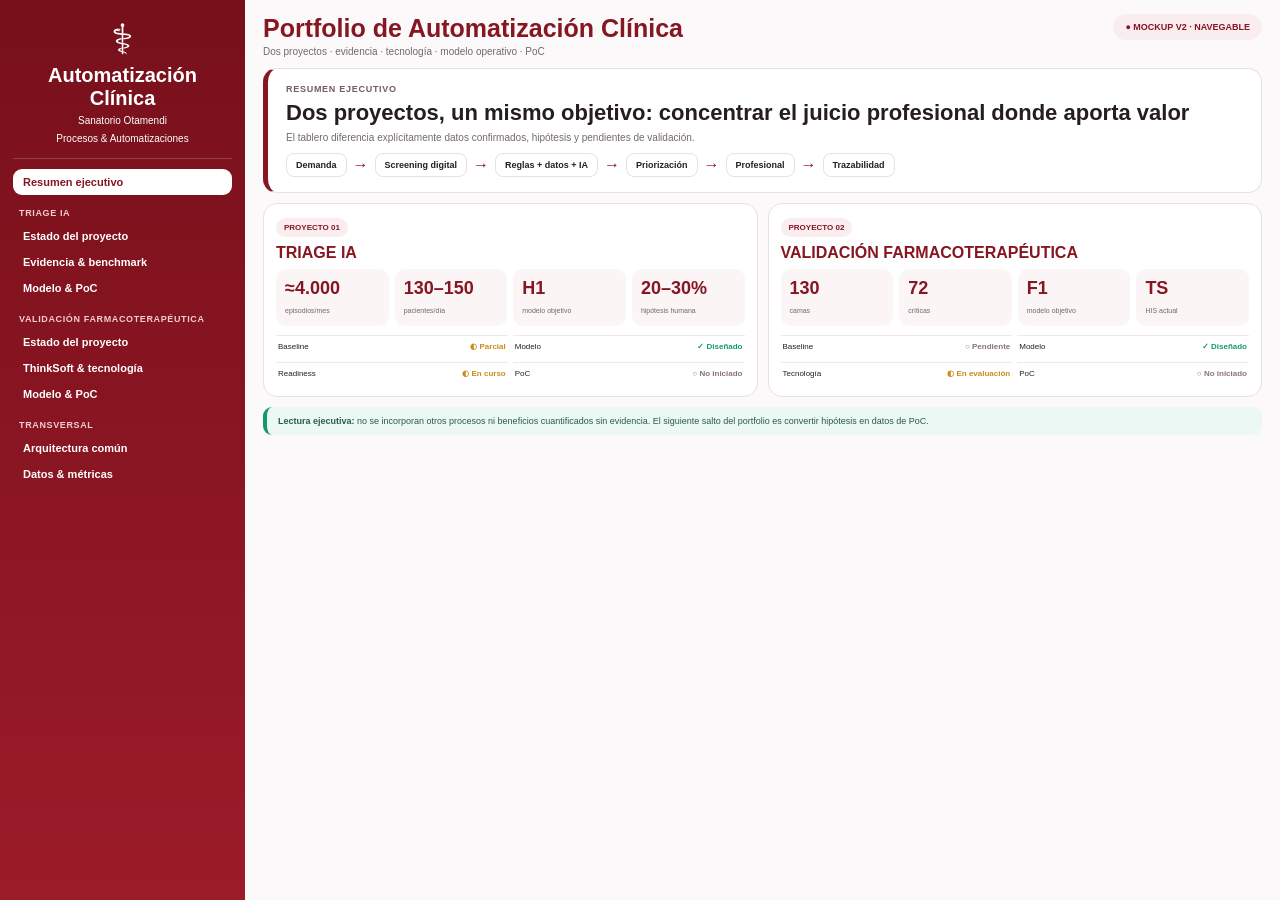
<file: mockup-v2.html>
<!doctype html><html lang="es"><head><meta charset="utf-8"><meta name="viewport" content="width=device-width,initial-scale=1"><title>Mockup V2 · Automatización Clínica</title><style>:root{--b:#851622;--bg:#fbf9f9;--line:#eadfe1;--mut:#74686b;--g:#159a67;--amber:#c98b19}*{box-sizing:border-box}body{margin:0;font-family:Arial,Segoe UI,sans-serif;background:var(--bg);color:#261e20}.app{display:grid;grid-template-columns:245px 1fr;height:100vh}.side{background:linear-gradient(#77101b,#9c1b29);color:white;padding:15px 13px;overflow:hidden}.brand{text-align:center;border-bottom:1px solid #ffffff30;padding-bottom:12px;margin-bottom:10px}.brand .seal{font-size:42px}.brand b{display:block;font-size:20px}.brand small{font-size:10px}.nav h4{font-size:9px;letter-spacing:.07em;margin:13px 6px 5px;color:#f3cdd2}.nav button{width:100%;border:0;background:none;color:white;text-align:left;padding:7px 10px;border-radius:9px;font-size:11px;font-weight:700;cursor:pointer}.nav button.active{background:white;color:var(--b)}.main{padding:14px 18px;overflow:auto}.top{display:flex;justify-content:space-between;align-items:flex-start;margin-bottom:8px}.top h1{color:var(--b);margin:0;font-size:25px}.top p{margin:3px 0;color:var(--mut);font-size:10px}.badge{font-size:9px;font-weight:800;background:#faedef;padding:8px 12px;border-radius:20px;color:var(--b)}.view{display:none}.view.active{display:block}.hero,.card,.project{background:white;border:1px solid var(--line);border-radius:14px}.hero{padding:15px 18px;border-left:5px solid var(--b)}.ey{font-size:9px;font-weight:900;color:#765b61;letter-spacing:.08em}.hero h2{font-size:22px;margin:6px 0;color:#251d20}.hero p{font-size:10px;color:var(--mut);margin:0}.flow{display:flex;gap:6px;align-items:center;flex-wrap:wrap;margin-top:10px}.node{border:1px solid var(--line);border-radius:8px;padding:6px 9px;font-size:9px;font-weight:700}.arr{color:var(--b)}.grid2{display:grid;grid-template-columns:1fr 1fr;gap:10px;margin-top:10px}.grid3{display:grid;grid-template-columns:repeat(3,1fr);gap:9px;margin-top:10px}.project,.card{padding:12px}.tag{font-size:8px;font-weight:900;background:#faedef;color:var(--b);border-radius:15px;padding:5px 8px;display:inline-block}.project h3,.card h3{color:var(--b);margin:7px 0;font-size:16px}.metrics{display:grid;grid-template-columns:repeat(4,1fr);gap:6px}.m{background:#fbf5f6;border-radius:10px;padding:9px}.m b{display:block;color:var(--b);font-size:18px}.m span{font-size:7px;color:var(--mut)}.status{margin-top:9px;display:grid;grid-template-columns:1fr 1fr;gap:5px}.row{border-top:1px solid #f0e7e9;padding:6px 2px;font-size:8px;display:flex;justify-content:space-between;gap:8px}.ok{color:var(--g);font-weight:800}.part{color:var(--amber);font-weight:800}.pend{color:#8a7277;font-weight:800}.note{margin-top:10px;background:#ecf8f3;border-left:4px solid var(--g);padding:9px 11px;border-radius:9px;font-size:9px;color:#285c49}.table{background:white;border:1px solid var(--line);border-radius:13px;margin-top:10px;overflow:hidden}table{width:100%;border-collapse:collapse;font-size:9px}th,td{padding:8px;border-bottom:1px solid #eee4e6;text-align:left}th{background:#fbf6f7;color:#6b4d53}.dot{font-size:12px}.sectiontitle{color:var(--b);font-size:18px;margin:4px 0 0}.kpis{display:grid;grid-template-columns:repeat(4,1fr);gap:8px;margin-top:10px}.kpi{background:white;border:1px solid var(--line);border-radius:12px;padding:11px}.kpi b{color:var(--b);font-size:16px;display:block}.kpi span{font-size:8px;color:var(--mut)}@media(max-width:900px){.app{grid-template-columns:190px 1fr}.grid2,.grid3{grid-template-columns:1fr}.metrics,.kpis{grid-template-columns:1fr 1fr}}</style></head><body><div class="app"><aside class="side"><div class="brand"><div class="seal">⚕</div><b>Automatización<br>Clínica</b><small>Sanatorio Otamendi<br>Procesos & Automatizaciones</small></div><div class="nav"><button class="active" data-v="res">Resumen ejecutivo</button><h4>TRIAGE IA</h4><button data-v="tri">Estado del proyecto</button><button data-v="evi">Evidencia & benchmark</button><button data-v="poc">Modelo & PoC</button><h4>VALIDACIÓN FARMACOTERAPÉUTICA</h4><button data-v="far">Estado del proyecto</button><button data-v="ts">ThinkSoft & tecnología</button><button data-v="fpoc">Modelo & PoC</button><h4>TRANSVERSAL</h4><button data-v="arq">Arquitectura común</button><button data-v="dat">Datos & métricas</button></div></aside><main class="main"><div class="top"><div><h1 id="title">Portfolio de Automatización Clínica</h1><p id="sub">Dos proyectos · evidencia · tecnología · modelo operativo · PoC</p></div><span class="badge">● MOCKUP V2 · NAVEGABLE</span></div><section id="res" class="view active"><div class="hero"><div class="ey">RESUMEN EJECUTIVO</div><h2>Dos proyectos, un mismo objetivo: concentrar el juicio profesional donde aporta valor</h2><p>El tablero diferencia explícitamente datos confirmados, hipótesis y pendientes de validación.</p><div class="flow"><span class="node">Demanda</span><span class="arr">→</span><span class="node">Screening digital</span><span class="arr">→</span><span class="node">Reglas + datos + IA</span><span class="arr">→</span><span class="node">Priorización</span><span class="arr">→</span><span class="node">Profesional</span><span class="arr">→</span><span class="node">Trazabilidad</span></div></div><div class="grid2"><div class="project"><span class="tag">PROYECTO 01</span><h3>TRIAGE IA</h3><div class="metrics"><div class="m"><b>≈4.000</b><span>episodios/mes</span></div><div class="m"><b>130–150</b><span>pacientes/día</span></div><div class="m"><b>H1</b><span>modelo objetivo</span></div><div class="m"><b>20–30%</b><span>hipótesis humana</span></div></div><div class="status"><div class="row">Baseline <span class="part">◐ Parcial</span></div><div class="row">Modelo <span class="ok">✓ Diseñado</span></div><div class="row">Readiness <span class="part">◐ En curso</span></div><div class="row">PoC <span class="pend">○ No iniciado</span></div></div></div><div class="project"><span class="tag">PROYECTO 02</span><h3>VALIDACIÓN FARMACOTERAPÉUTICA</h3><div class="metrics"><div class="m"><b>130</b><span>camas</span></div><div class="m"><b>72</b><span>críticas</span></div><div class="m"><b>F1</b><span>modelo objetivo</span></div><div class="m"><b>TS</b><span>HIS actual</span></div></div><div class="status"><div class="row">Baseline <span class="pend">○ Pendiente</span></div><div class="row">Modelo <span class="ok">✓ Diseñado</span></div><div class="row">Tecnología <span class="part">◐ En evaluación</span></div><div class="row">PoC <span class="pend">○ No iniciado</span></div></div></div></div><div class="note"><b>Lectura ejecutiva:</b> no se incorporan otros procesos ni beneficios cuantificados sin evidencia. El siguiente salto del portfolio es convertir hipótesis en datos de PoC.</div></section><section id="tri" class="view"><h2 class="sectiontitle">TRIAGE IA · Estado del proyecto</h2><div class="grid3"><div class="card"><span class="tag">CONFIRMADO</span><h3>Demanda</h3><p>≈4.000 episodios/mes · 130–150/día · P90 ≈13/h.</p></div><div class="card"><span class="tag">HIPÓTESIS</span><h3>Modelo H1</h3><p>Primera clasificación digital; Enfermería interviene ante riesgo, excepción o incertidumbre.</p></div><div class="card"><span class="tag">DECISIÓN</span><h3>Factibilidad H1</h3><p>El PoC debe demostrar seguridad, autonomía real y reducción de minutos profesionales.</p></div></div><div class="table"><table><tr><th>Dimensión</th><th>Estado</th><th>Qué falta</th></tr><tr><td>Baseline demanda</td><td class="part">◐ Parcial</td><td>Completar distribución y tiempos reales</td></tr><tr><td>Benchmark</td><td class="ok">✓ Avanzado</td><td>Depurar calidad de evidencia por caso</td></tr><tr><td>Proveedor</td><td class="part">◐ Evaluación</td><td>Demostrar H1 productivo e integración</td></tr><tr><td>Modelo operativo</td><td class="ok">✓ Diseñado</td><td>Validación clínica</td></tr><tr><td>PoC</td><td class="pend">○ Pendiente</td><td>Metas, muestra y criterios de parada</td></tr></table></div></section><section id="evi" class="view"><h2 class="sectiontitle">TRIAGE IA · Evidencia & benchmark</h2><div class="hero"><h2>La autonomía es la brecha</h2><p>Argentina/LATAM se concentra en H2–H3; H0/H1 tiene precedentes internacionales. Virtual no equivale a autónomo.</p><div class="flow"><span class="node">H0 Autónomo</span><span class="node">H1 Por excepción</span><span class="node">H2 Validación</span><span class="node">H3 Asistido</span><span class="node">H4 Humano virtual</span></div></div><div class="grid3"><div class="card"><h3>Argentina + LATAM</h3><p>Predominio de validación o intervención profesional sistemática.</p></div><div class="card"><h3>Internacional</h3><p>Casos productivos con primera capa digital y escalamiento por excepción.</p></div><div class="card"><h3>Mejora V2</h3><p>Cada caso incorpora calidad de evidencia: Alta · Media · A validar.</p></div></div></section><section id="poc" class="view"><h2 class="sectiontitle">TRIAGE IA · Modelo & PoC</h2><div class="hero"><h2>H1: Enfermería interviene por excepción</h2><div class="flow"><span class="node">Paciente</span><span class="arr">→</span><span class="node">IA</span><span class="arr">→</span><span class="node">Risk score</span><span class="arr">→</span><span class="node">Vía principal / excepción</span><span class="arr">→</span><span class="node">Trazabilidad</span></div></div><div class="grid3"><div class="card"><h3>1 · Shadow</h3><p>Medir desempeño sin cambiar el circuito.</p></div><div class="card"><h3>2 · Validación</h3><p>Enfermería valida 100%; se mide concordancia y seguridad.</p></div><div class="card"><h3>3 · H1 controlado</h3><p>Intervención profesional por excepción para categorías aprobadas.</p></div></div></section><section id="far" class="view"><h2 class="sectiontitle">Validación farmacoterapéutica · Estado</h2><div class="grid3"><div class="card"><span class="tag">BASE</span><h3>130 camas · 72 críticas</h3><p>La criticidad debe pesar en reglas, prioridad y cobertura.</p></div><div class="card"><span class="tag">OBJETIVO</span><h3>F1</h3><p>Screening de órdenes + priorización + Farmacia donde existe riesgo.</p></div><div class="card"><span class="tag">PENDIENTE CLAVE</span><h3>Baseline</h3><p>Órdenes/día, distribución horaria, tiempos e intervenciones reales.</p></div></div><div class="note"><b>KPI transversal:</b> % de prescripciones que requieren intervención farmacéutica + minutos farmacéuticos por prescripción.</div></section><section id="ts" class="view"><h2 class="sectiontitle">ThinkSoft & tecnología</h2><div class="hero"><div class="ey">PRIMERA PREGUNTA TECNOLÓGICA</div><h2>¿Cuánto del modelo F1 puede resolver ThinkSoft antes de incorporar otro motor?</h2></div><div class="grid2"><div class="card"><h3>Opción 0 · TS nativo</h3><p>Validar reglas, alergias/interacciones, ajustes, duplicidad, worklist, documentación, trazabilidad y APIs.</p></div><div class="card"><h3>Opción 1 · TS + motor especializado</h3><p>Solo si la brecha funcional o clínica justifica una capa adicional.</p></div></div><div class="table"><table><tr><th>Capacidad</th><th>Estado</th><th>Evidencia requerida</th></tr><tr><td>Screening clínico</td><td class="part">◐ A validar</td><td>Demo con prescripciones reales</td></tr><tr><td>Contexto paciente/lab</td><td class="part">◐ A validar</td><td>Campos y disponibilidad</td></tr><tr><td>Worklist / priorización</td><td class="part">◐ A validar</td><td>Configuración real</td></tr><tr><td>Audit trail</td><td class="part">◐ A validar</td><td>Reconstrucción end-to-end</td></tr></table></div></section><section id="fpoc" class="view"><h2 class="sectiontitle">Farmacia · Modelo & PoC</h2><div class="hero"><h2>El sistema revisa el 100%; Farmacia interviene donde hay riesgo o excepción</h2><div class="flow"><span class="node">Prescripción</span><span class="arr">→</span><span class="node">Contexto + Lab</span><span class="arr">→</span><span class="node">Reglas / CDSS</span><span class="arr">→</span><span class="node">Risk score</span><span class="arr">→</span><span class="node">Worklist</span></div></div><div class="grid3"><div class="card"><h3>Shadow</h3><p>Clasificar sin alterar decisiones.</p></div><div class="card"><h3>Validación asistida</h3><p>Farmacéutico revisa y se mide precisión/carga.</p></div><div class="card"><h3>Gestión por riesgo</h3><p>F1 para categorías aprobadas y trazables.</p></div></div></section><section id="arq" class="view"><h2 class="sectiontitle">Arquitectura común</h2><div class="hero"><h2>Una plataforma conceptual; dos casos de uso</h2><div class="flow"><span class="node">ThinkSoft / fuentes</span><span class="arr">→</span><span class="node">Integración</span><span class="arr">→</span><span class="node">Capa de datos</span><span class="arr">→</span><span class="node">Reglas / IA</span><span class="arr">→</span><span class="node">Risk engine</span><span class="arr">→</span><span class="node">Worklists</span><span class="arr">→</span><span class="node">Audit trail</span></div></div><div class="grid2"><div class="card"><h3>TRIAGE IA</h3><p>Entrada: síntomas, signos y contexto. Salida: prioridad y excepción a Enfermería.</p></div><div class="card"><h3>Farmacia</h3><p>Entrada: orden + paciente + laboratorio. Salida: riesgo y worklist farmacéutica.</p></div></div></section><section id="dat" class="view"><h2 class="sectiontitle">Datos & métricas · fuente única de verdad</h2><div class="kpis"><div class="kpi"><b>✓ Confirmado</b><span>dato medido / fuente identificada</span></div><div class="kpi"><b>◐ Hipótesis</b><span>supuesto a validar en análisis o PoC</span></div><div class="kpi"><b>○ Pendiente</b><span>dato todavía no disponible</span></div><div class="kpi"><b>PoC</b><span>resultado generado durante piloto</span></div></div><div class="table"><table><tr><th>Proyecto</th><th>Variable</th><th>Valor</th><th>Fuente</th><th>Estado</th></tr><tr><td>TRIAGE</td><td>Episodios/mes</td><td>≈4.000</td><td>Atenciones</td><td class="ok">✓ Confirmado</td></tr><tr><td>TRIAGE</td><td>% intervención humana H1</td><td>20–30%</td><td>Hipótesis PoC</td><td class="part">◐ Hipótesis</td></tr><tr><td>TRIAGE</td><td>Minutos profesionales/episodio</td><td>n/d</td><td>Baseline</td><td class="pend">○ Pendiente</td></tr><tr><td>Farmacia</td><td>Prescripciones/día</td><td>n/d</td><td>ThinkSoft</td><td class="pend">○ Pendiente</td></tr><tr><td>Farmacia</td><td>% escalado a Farmacia</td><td>n/d</td><td>PoC</td><td class="pend">○ Pendiente</td></tr><tr><td>Farmacia</td><td>Minutos/prescripción</td><td>n/d</td><td>Baseline</td><td class="pend">○ Pendiente</td></tr></table></div></section></main></div><script>const titles={res:['Portfolio de Automatización Clínica','Dos proyectos · evidencia · tecnología · modelo operativo · PoC'],tri:['TRIAGE IA','Estado de decisión y readiness'],evi:['TRIAGE IA','Evidencia y benchmark'],poc:['TRIAGE IA','Modelo operativo y PoC'],far:['Validación Farmacoterapéutica','Estado de decisión y readiness'],ts:['Validación Farmacoterapéutica','ThinkSoft y alternativas tecnológicas'],fpoc:['Validación Farmacoterapéutica','Modelo operativo y PoC'],arq:['Arquitectura transversal','Componentes comunes y reutilizables'],dat:['Datos & métricas','Fuente única de verdad del portfolio']};document.querySelectorAll('.nav button').forEach(b=>b.onclick=()=>{document.querySelectorAll('.nav button').forEach(x=>x.classList.remove('active'));b.classList.add('active');document.querySelectorAll('.view').forEach(x=>x.classList.remove('active'));document.getElementById(b.dataset.v).classList.add('active');document.getElementById('title').textContent=titles[b.dataset.v][0];document.getElementById('sub').textContent=titles[b.dataset.v][1]})</script></body></html>
</file>
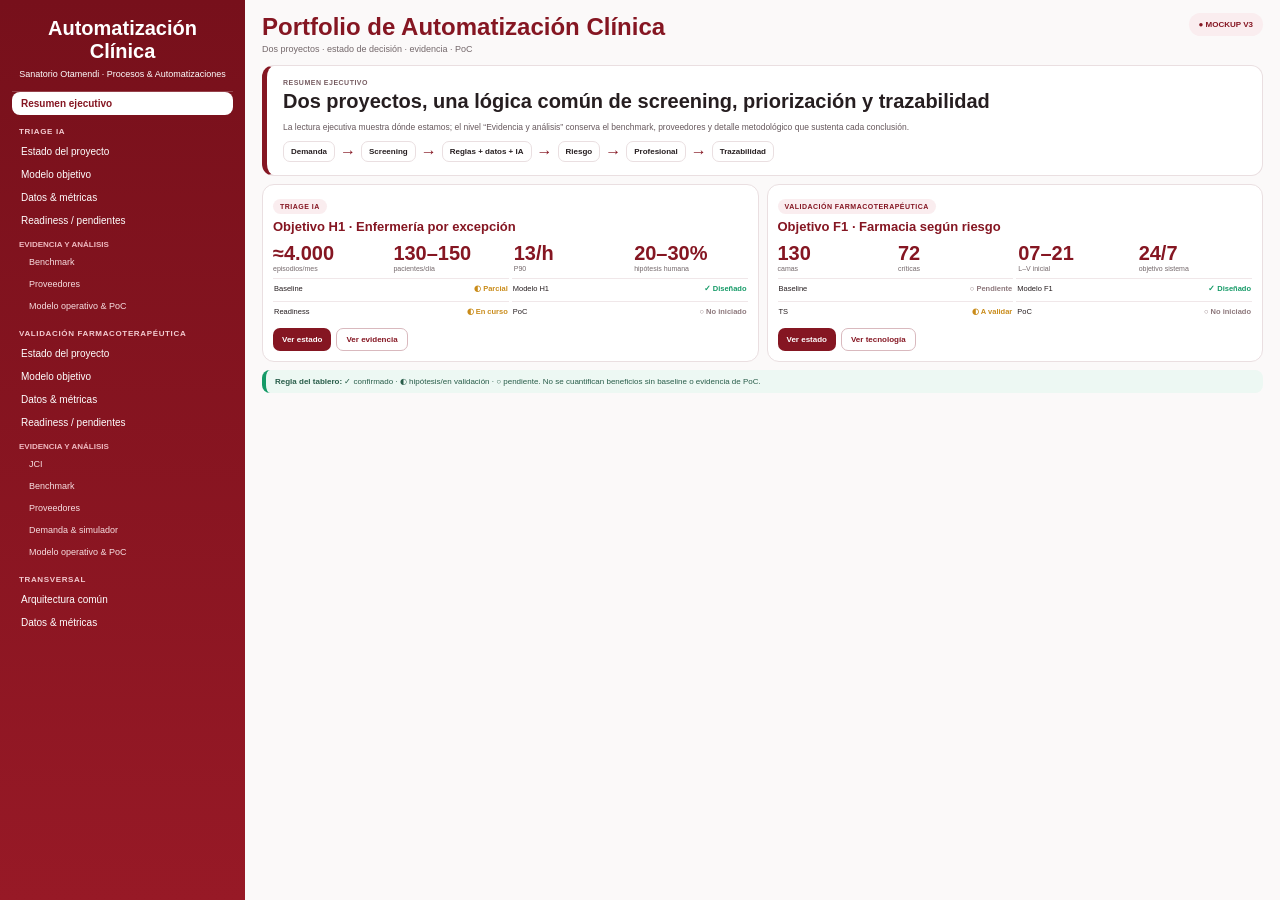
<file: mockup-v3.html>
<!doctype html><html lang="es"><head><meta charset="utf-8"><meta name="viewport" content="width=device-width,initial-scale=1"><title>Mockup V3 · Automatización Clínica</title><style>:root{--b:#851622;--bg:#fbf9f9;--line:#eadfe1;--mut:#74686b;--g:#159a67;--a:#c98b19;--soft:#faedef}*{box-sizing:border-box}body{margin:0;font-family:Arial,Segoe UI,sans-serif;background:var(--bg);color:#261e20}.app{display:grid;grid-template-columns:245px 1fr;height:100vh}.side{background:linear-gradient(#77101b,#971926);color:#fff;padding:12px;overflow:auto}.brand{text-align:center;padding:5px 0 10px;border-bottom:1px solid #ffffff35}.brand b{display:block;font-size:20px}.brand small{font-size:9px}.nav h4{font-size:8px;letter-spacing:.08em;color:#f3cbd0;margin:12px 7px 4px}.nav .group{font-size:8px;color:#efb9c0;margin:8px 7px 2px;font-weight:900}.nav button{width:100%;border:0;background:none;color:white;text-align:left;padding:6px 9px;border-radius:8px;font-size:10px;cursor:pointer}.nav button.active{background:#fff;color:var(--b);font-weight:800}.nav .analysis{padding-left:17px;font-size:9px;color:#f7dfe2}.main{padding:13px 17px;overflow:auto}.top{display:flex;justify-content:space-between;margin-bottom:8px}.top h1{margin:0;color:var(--b);font-size:24px}.top p{margin:3px 0;color:var(--mut);font-size:9px}.badge{background:var(--soft);color:var(--b);border-radius:20px;padding:7px 10px;height:max-content;font-size:8px;font-weight:900}.view{display:none}.view.active{display:block}.hero,.card,.block,.table{background:#fff;border:1px solid var(--line);border-radius:12px}.hero{padding:13px 16px;border-left:5px solid var(--b)}.ey,.tag{font-size:7px;font-weight:900;letter-spacing:.07em}.ey{color:#775d62}.tag{display:inline-block;color:var(--b);background:var(--soft);padding:4px 7px;border-radius:12px}.hero h2{margin:4px 0 5px;font-size:20px}.hero p,.card p,.block p{font-size:8.5px;line-height:1.35;color:#67595d}.flow{display:flex;align-items:center;gap:5px;flex-wrap:wrap;margin-top:8px}.node{border:1px solid var(--line);border-radius:7px;padding:5px 7px;font-size:8px;font-weight:700}.arr{color:var(--b);font-weight:900}.g2{display:grid;grid-template-columns:1fr 1fr;gap:8px;margin-top:8px}.g3{display:grid;grid-template-columns:repeat(3,1fr);gap:8px;margin-top:8px}.g4{display:grid;grid-template-columns:repeat(4,1fr);gap:7px;margin-top:8px}.card,.block{padding:10px}.card h3,.block h3{margin:5px 0;color:var(--b);font-size:13px}.metric{font-size:20px;color:var(--b);font-weight:900}.small{font-size:7px;color:var(--mut)}.status{display:grid;grid-template-columns:1fr 1fr;gap:3px;margin-top:6px}.row{font-size:7.5px;border-top:1px solid #f0e7e9;padding:5px 1px;display:flex;justify-content:space-between}.ok{color:var(--g);font-weight:800}.part{color:var(--a);font-weight:800}.pend{color:#8c777b;font-weight:800}.note{margin-top:8px;background:#edf8f3;border-left:4px solid var(--g);border-radius:8px;padding:7px 9px;color:#285c49;font-size:8px}.table{margin-top:8px;overflow:hidden}table{width:100%;border-collapse:collapse;font-size:8px}th,td{padding:7px;border-bottom:1px solid #efe6e7;text-align:left}th{background:#fbf6f7;color:#674b51}.linkbtn{border:0;background:var(--b);color:#fff;border-radius:7px;padding:6px 9px;font-size:8px;font-weight:800;cursor:pointer}.outline{background:#fff;color:var(--b);border:1px solid #d9b9be}.actions{display:flex;gap:5px;margin-top:7px}.sectiontitle{font-size:17px;color:var(--b);margin:3px 0}.decision{background:#fff8e8;border-left:4px solid var(--a);padding:7px 9px;border-radius:8px;font-size:8px;margin-top:8px}.legend{display:flex;gap:12px;font-size:8px;margin:7px 0;color:#66585c}@media(max-width:900px){.app{grid-template-columns:190px 1fr}.g2,.g3,.g4{grid-template-columns:1fr 1fr}}</style></head><body><div class="app"><aside class="side"><div class="brand"><b>Automatización<br>Clínica</b><small>Sanatorio Otamendi · Procesos & Automatizaciones</small></div><div class="nav"><button class="active" data-v="res">Resumen ejecutivo</button><h4>TRIAGE IA</h4><button data-v="tri">Estado del proyecto</button><button data-v="trimod">Modelo objetivo</button><button data-v="tridata">Datos & métricas</button><button data-v="triread">Readiness / pendientes</button><div class="group">EVIDENCIA Y ANÁLISIS</div><button class="analysis" data-v="triben">Benchmark</button><button class="analysis" data-v="triprov">Proveedores</button><button class="analysis" data-v="tripoc">Modelo operativo & PoC</button><h4>VALIDACIÓN FARMACOTERAPÉUTICA</h4><button data-v="far">Estado del proyecto</button><button data-v="farmod">Modelo objetivo</button><button data-v="fardata">Datos & métricas</button><button data-v="farread">Readiness / pendientes</button><div class="group">EVIDENCIA Y ANÁLISIS</div><button class="analysis" data-v="jci">JCI</button><button class="analysis" data-v="farben">Benchmark</button><button class="analysis" data-v="farprov">Proveedores</button><button class="analysis" data-v="dem">Demanda & simulador</button><button class="analysis" data-v="farpoc">Modelo operativo & PoC</button><h4>TRANSVERSAL</h4><button data-v="arq">Arquitectura común</button><button data-v="data">Datos & métricas</button></div></aside><main class="main"><header class="top"><div><h1 id="title">Portfolio de Automatización Clínica</h1><p id="sub">Dos proyectos · estado de decisión · evidencia · PoC</p></div><span class="badge">● MOCKUP V3</span></header><section id="res" class="view active"><div class="hero"><div class="ey">RESUMEN EJECUTIVO</div><h2>Dos proyectos, una lógica común de screening, priorización y trazabilidad</h2><p>La lectura ejecutiva muestra dónde estamos; el nivel “Evidencia y análisis” conserva el benchmark, proveedores y detalle metodológico que sustenta cada conclusión.</p><div class="flow"><span class="node">Demanda</span><span class="arr">→</span><span class="node">Screening</span><span class="arr">→</span><span class="node">Reglas + datos + IA</span><span class="arr">→</span><span class="node">Riesgo</span><span class="arr">→</span><span class="node">Profesional</span><span class="arr">→</span><span class="node">Trazabilidad</span></div></div><div class="g2"><div class="block"><span class="tag">TRIAGE IA</span><h3>Objetivo H1 · Enfermería por excepción</h3><div class="g4"><div><div class="metric">≈4.000</div><div class="small">episodios/mes</div></div><div><div class="metric">130–150</div><div class="small">pacientes/día</div></div><div><div class="metric">13/h</div><div class="small">P90</div></div><div><div class="metric">20–30%</div><div class="small">hipótesis humana</div></div></div><div class="status"><div class="row">Baseline <span class="part">◐ Parcial</span></div><div class="row">Modelo H1 <span class="ok">✓ Diseñado</span></div><div class="row">Readiness <span class="part">◐ En curso</span></div><div class="row">PoC <span class="pend">○ No iniciado</span></div></div><div class="actions"><button class="linkbtn" data-go="tri">Ver estado</button><button class="linkbtn outline" data-go="triben">Ver evidencia</button></div></div><div class="block"><span class="tag">VALIDACIÓN FARMACOTERAPÉUTICA</span><h3>Objetivo F1 · Farmacia según riesgo</h3><div class="g4"><div><div class="metric">130</div><div class="small">camas</div></div><div><div class="metric">72</div><div class="small">críticas</div></div><div><div class="metric">07–21</div><div class="small">L–V inicial</div></div><div><div class="metric">24/7</div><div class="small">objetivo sistema</div></div></div><div class="status"><div class="row">Baseline <span class="pend">○ Pendiente</span></div><div class="row">Modelo F1 <span class="ok">✓ Diseñado</span></div><div class="row">TS <span class="part">◐ A validar</span></div><div class="row">PoC <span class="pend">○ No iniciado</span></div></div><div class="actions"><button class="linkbtn" data-go="far">Ver estado</button><button class="linkbtn outline" data-go="farprov">Ver tecnología</button></div></div></div><div class="note"><b>Regla del tablero:</b> ✓ confirmado · ◐ hipótesis/en validación · ○ pendiente. No se cuantifican beneficios sin baseline o evidencia de PoC.</div></section><section id="tri" class="view"><h2 class="sectiontitle">TRIAGE IA · Estado del proyecto</h2><div class="g3"><div class="card"><span class="tag">CONTEXTO</span><h3>Problema operativo</h3><p>≈4.000 episodios/mes y picos de ≈13 pacientes/h. El objetivo es evitar que cada episodio consuma necesariamente minutos de Enfermería para la primera clasificación.</p></div><div class="card"><span class="tag">PROPUESTA</span><h3>Modelo H1</h3><p>La IA completa la primera clasificación; Enfermería interviene ante red flags, baja confianza, datos faltantes, población especial o re-triage.</p></div><div class="card"><span class="tag">DECISIÓN</span><h3>Qué debe demostrar el PoC</h3><p>Seguridad clínica, autonomía real, concordancia, trazabilidad y reducción de minutos profesionales por episodio.</p></div></div><div class="table"><table><tr><th>Dimensión</th><th>Dato / definición</th><th>Estado</th><th>Siguiente cierre</th></tr><tr><td>Demanda</td><td>≈4.000/mes · 130–150/día · P90 ≈13/h</td><td class="ok">✓ Confirmado</td><td>Completar baseline temporal</td></tr><tr><td>Autonomía</td><td>H1 objetivo · 20–30% intervención humana</td><td class="part">◐ Hipótesis</td><td>Medir en PoC</td></tr><tr><td>Benchmark</td><td>45 casos · regional + internacional</td><td class="ok">✓ Construido</td><td>Calidad de evidencia por caso</td></tr><tr><td>Proveedor</td><td>Alternativas comparadas</td><td class="part">◐ Evaluación</td><td>Demostrar H1 + integración</td></tr><tr><td>PoC</td><td>Shadow → validación → H1 controlado</td><td class="part">◐ Diseñado</td><td>Aprobar métricas y muestra</td></tr></table></div><div class="actions"><button class="linkbtn" data-go="triben">Benchmark</button><button class="linkbtn outline" data-go="triprov">Proveedores</button><button class="linkbtn outline" data-go="tripoc">Detalle PoC</button></div></section><section id="trimod" class="view"><div class="hero"><div class="ey">TRIAGE IA · MODELO OBJETIVO</div><h2>H1: primera clasificación digital; Enfermería por excepción</h2><div class="flow"><span class="node">Paciente</span><span class="arr">→</span><span class="node">Captura</span><span class="arr">→</span><span class="node">IA</span><span class="arr">→</span><span class="node">Sin alerta → Médico</span><span class="node">Excepción → Enfermería → Médico</span></div></div><div class="g3"><div class="card"><h3>Interviene Enfermería</h3><p>Red flag · baja confianza · datos faltantes · síntomas contradictorios · población especial · cambio clínico.</p></div><div class="card"><h3>Permanece humano</h3><p>El médico conserva la decisión asistencial. H1 desplaza el punto de intervención de Enfermería; no elimina gobernanza clínica.</p></div><div class="card"><h3>KPI central</h3><p>% de episodios que requieren intervención profesional + minutos profesionales por episodio.</p></div></div></section><section id="tridata" class="view"><h2 class="sectiontitle">TRIAGE IA · Datos & métricas</h2><div class="table"><table><tr><th>Variable</th><th>Valor</th><th>Fuente</th><th>Estado</th></tr><tr><td>Episodios/mes</td><td>≈4.000</td><td>Atenciones</td><td class="ok">✓ Confirmado</td></tr><tr><td>Pacientes/día</td><td>130–150</td><td>Atenciones</td><td class="ok">✓ Confirmado</td></tr><tr><td>P90 horario</td><td>≈13/h</td><td>Análisis demanda</td><td class="ok">✓ Confirmado</td></tr><tr><td>% intervención H1</td><td>20–30%</td><td>Hipótesis</td><td class="part">◐ PoC</td></tr><tr><td>Minutos profesionales/episodio</td><td>n/d</td><td>Baseline</td><td class="pend">○ Pendiente</td></tr></table></div></section><section id="triread" class="view"><h2 class="sectiontitle">TRIAGE IA · Readiness</h2><div class="g4"><div class="card"><h3>Clínica</h3><p>Protocolo, red flags, poblaciones y metas de seguridad.</p></div><div class="card"><h3>Datos</h3><p>Captura digital, signos, calidad y disponibilidad.</p></div><div class="card"><h3>Operación</h3><p>Baseline, excepciones, contingencia y re-triage.</p></div><div class="card"><h3>Gobernanza</h3><p>Responsabilidad, trazabilidad, legal y criterios GO/NO GO.</p></div></div></section><section id="triben" class="view"><div class="hero"><div class="ey">EVIDENCIA Y ANÁLISIS · BENCHMARK TRIAGE</div><h2>La autonomía es la brecha</h2><p>45 casos comparados con escala H0–H4. Argentina/LATAM se concentra en H2–H3; existen antecedentes internacionales H0/H1.</p><div class="flow"><span class="node">H0 Autónomo</span><span class="node">H1 Por excepción</span><span class="node">H2 Validación</span><span class="node">H3 Asistido</span><span class="node">H4 Humano virtual</span></div></div><div class="g3"><div class="card"><div class="metric">30</div><h3>Argentina + LATAM</h3><p>Predominio H2–H3. Virtualización no equivale a autonomía.</p></div><div class="card"><div class="metric">15</div><h3>Internacional</h3><p>Precedentes de primera capa digital con escalamiento por excepción.</p></div><div class="card"><h3>Casos faro</h3><p>Mount Sinai/Clearstep · Healthdirect/Infermedica · Sutter/Ada.</p></div></div><div class="note">V3 agrega al análisis la calidad de evidencia: <b>Alta · Media · A validar</b>, sin convertirla en una calificación de la institución.</div></section><section id="triprov" class="view"><h2 class="sectiontitle">Evidencia y análisis · Proveedores TRIAGE</h2><div class="g4"><div class="card"><h3>Autonomía</h3><p>¿H1 demostrado o sólo capacidad funcional?</p></div><div class="card"><h3>Seguridad</h3><p>Qué casos consumen tiempo profesional.</p></div><div class="card"><h3>Evidencia</h3><p>Producción comparable vs piloto/producto.</p></div><div class="card"><h3>Economía</h3><p>Setup + run + variable + costo humano residual.</p></div></div><div class="decision"><b>Pregunta de decisión:</b> ¿qué solución puede demostrar H1 seguro, trazable e integrable en Otamendi?</div></section><section id="tripoc" class="view"><h2 class="sectiontitle">Evidencia y análisis · Modelo operativo & PoC TRIAGE</h2><div class="g3"><div class="card"><h3>1 · Shadow</h3><p>IA en paralelo; calidad de datos y desempeño clínico.</p></div><div class="card"><h3>2 · Validación</h3><p>Validación profesional obligatoria; medir concordancia y seguridad.</p></div><div class="card"><h3>3 · H1 controlado</h3><p>IA primera capa; Enfermería por excepción en alcance aprobado.</p></div></div></section><section id="far" class="view"><h2 class="sectiontitle">Validación Farmacoterapéutica · Estado del proyecto</h2><div class="g3"><div class="card"><span class="tag">CONTEXTO</span><h3>130 camas · 72 críticas</h3><p>Cobertura inicial prevista L–V 07–21. Objetivo de screening continuo 24/7.</p></div><div class="card"><span class="tag">PROPUESTA</span><h3>Modelo F1</h3><p>Screening de todas las órdenes; priorización y worklist para concentrar Farmacia en riesgo y excepción.</p></div><div class="card"><span class="tag">DECISIÓN</span><h3>TS primero</h3><p>Determinar cuánto puede resolver ThinkSoft nativamente antes de justificar un motor especializado.</p></div></div><div class="table"><table><tr><th>Dimensión</th><th>Definición</th><th>Estado</th><th>Siguiente cierre</th></tr><tr><td>JCI</td><td>MMU.05.02 como núcleo de revisión</td><td class="ok">✓ Marco identificado</td><td>Validación institucional</td></tr><tr><td>Baseline</td><td>Órdenes, tiempos, intervenciones</td><td class="pend">○ Pendiente</td><td>Extraer de TS / relevamiento</td></tr><tr><td>Modelo F1</td><td>Screening + priorización + Farmacia por riesgo</td><td class="ok">✓ Diseñado</td><td>Validación clínica</td></tr><tr><td>ThinkSoft</td><td>Capacidad F1 nativa</td><td class="part">◐ A validar</td><td>Relevamiento técnico</td></tr><tr><td>PoC</td><td>Shadow → asistido → gestión por riesgo</td><td class="part">◐ Diseñado</td><td>Baseline + métricas</td></tr></table></div></section><section id="farmod" class="view"><div class="hero"><div class="ey">FARMACIA · MODELO OBJETIVO</div><h2>F1: screening continuo; juicio farmacéutico donde existe riesgo</h2><div class="flow"><span class="node">Prescripción</span><span class="arr">→</span><span class="node">Paciente + Lab</span><span class="arr">→</span><span class="node">Reglas / CDSS</span><span class="arr">→</span><span class="node">Risk score</span><span class="arr">→</span><span class="node">Worklist Farmacia</span></div></div><div class="g3"><div class="card"><h3>Vía principal</h3><p>Órdenes sin hallazgos relevantes según reglas aprobadas.</p></div><div class="card"><h3>Vía de excepción</h3><p>Alto riesgo, alergia/interacción, dosis, renal/hepático, duplicidad, dato faltante o regla especial.</p></div><div class="card"><h3>KPI central</h3><p>% de prescripciones con intervención farmacéutica + minutos farmacéuticos por prescripción.</p></div></div></section><section id="fardata" class="view"><h2 class="sectiontitle">Farmacia · Datos & métricas</h2><div class="table"><table><tr><th>Variable</th><th>Valor</th><th>Fuente</th><th>Estado</th></tr><tr><td>Camas</td><td>130</td><td>Otamendi</td><td class="ok">✓ Confirmado</td></tr><tr><td>Camas críticas</td><td>72</td><td>Otamendi</td><td class="ok">✓ Confirmado</td></tr><tr><td>Prescripciones/día</td><td>n/d</td><td>ThinkSoft</td><td class="pend">○ Pendiente</td></tr><tr><td>% escalado</td><td>n/d</td><td>PoC</td><td class="pend">○ Pendiente</td></tr><tr><td>Minutos/intervención</td><td>n/d</td><td>Baseline</td><td class="pend">○ Pendiente</td></tr></table></div></section><section id="farread" class="view"><h2 class="sectiontitle">Farmacia · Readiness</h2><div class="g4"><div class="card"><h3>Clínica/JCI</h3><p>Alcance MMU.05.02, alto riesgo, exclusiones y responsabilidad.</p></div><div class="card"><h3>TS & datos</h3><p>Reglas, contexto paciente/lab, worklist y audit trail.</p></div><div class="card"><h3>Operación</h3><p>Baseline, cobertura 07–21/24x7, SLA y contingencia.</p></div><div class="card"><h3>PoC</h3><p>Muestra, métricas, seguridad y criterios GO/ADJUST/NO GO.</p></div></div></section><section id="jci" class="view"><div class="hero"><div class="ey">EVIDENCIA Y ANÁLISIS · JCI</div><h2>MMU.05.02 conecta directamente con la revisión de adecuación</h2><p>El proyecto debe demostrar calidad de la orden, revisión apropiada, dispensación segura, monitoreo y trazabilidad. JCI no define una dotación automática ni un proveedor.</p></div></section><section id="farben" class="view"><div class="hero"><div class="ey">EVIDENCIA Y ANÁLISIS · BENCHMARK FARMACIA</div><h2>La brecha está en cuánto puede resolverse sin revisión farmacéutica sistemática</h2><div class="flow"><span class="node">F0 Autoverificación selectiva</span><span class="node">F1 Priorización</span><span class="node">F2 Asistida</span><span class="node">F3 Sistemática digital</span><span class="node">F4 Manual</span></div></div><div class="g3"><div class="card"><h3>Argentina + LATAM</h3><p>Predominio F2–F3 en la evidencia relevada.</p></div><div class="card"><h3>Internacional</h3><p>Precedentes F0/F1 con selección por riesgo y guardrails.</p></div><div class="card"><h3>Casos faro</h3><p>UNC · Wisconsin · Mayo y otros antecedentes publicados.</p></div></div></section><section id="farprov" class="view"><h2 class="sectiontitle">Evidencia y análisis · Proveedores Farmacia</h2><div class="hero"><div class="ey">ORDEN DE EVALUACIÓN</div><h2>Opción 0: ThinkSoft nativo → Opción 1: TS + motor especializado</h2><p>No se incorpora otra plataforma hasta demostrar una brecha funcional, clínica o de trazabilidad que TS no pueda resolver.</p></div><div class="g4"><div class="card"><h3>Screening</h3><p>Dosis, renal/hepático, alergias, interacciones, duplicidad y alto riesgo.</p></div><div class="card"><h3>Priorización</h3><p>Risk score, worklist y gestión por excepción.</p></div><div class="card"><h3>Trazabilidad</h3><p>Regla, alerta, profesional, intervención y resolución.</p></div><div class="card"><h3>Integración</h3><p>Paciente, laboratorio, medicación y contexto clínico.</p></div></div></section><section id="dem" class="view"><h2 class="sectiontitle">Evidencia y análisis · Demanda & simulador</h2><div class="g2"><div class="card"><h3>Baseline requerido</h3><p>Órdenes/día · hora P90 · críticas/no críticas · fuera de 07–21 · tiempo/intervención · aceptación/retrabajo.</p></div><div class="card"><h3>Simulador</h3><p>Prescripciones × % escalado × minutos/intervención → horas farmacéuticas → FTE equivalente. Los valores son escenarios hasta contar con baseline.</p></div></div></section><section id="farpoc" class="view"><h2 class="sectiontitle">Evidencia y análisis · Modelo operativo & PoC Farmacia</h2><div class="g3"><div class="card"><h3>1 · Shadow</h3><p>Clasificar riesgo sin cambiar decisiones.</p></div><div class="card"><h3>2 · Validación asistida</h3><p>Farmacéutico revisa; se mide precisión, alertas y carga.</p></div><div class="card"><h3>3 · F1 controlado</h3><p>Gestión por riesgo en categorías aprobadas y trazables.</p></div></div></section><section id="arq" class="view"><div class="hero"><div class="ey">TRANSVERSAL</div><h2>Componentes comunes; dos casos de uso</h2><div class="flow"><span class="node">ThinkSoft / fuentes</span><span class="arr">→</span><span class="node">Integración</span><span class="arr">→</span><span class="node">Datos</span><span class="arr">→</span><span class="node">Reglas / IA</span><span class="arr">→</span><span class="node">Risk engine</span><span class="arr">→</span><span class="node">Worklists</span><span class="arr">→</span><span class="node">Audit trail</span></div></div><div class="note">Arquitectura conceptual: cada componente debe confirmarse en el diseño técnico. No se presupone una plataforma nueva ni capacidades de TS aún no validadas.</div></section><section id="data" class="view"><h2 class="sectiontitle">Datos & métricas · Fuente única de verdad</h2><div class="legend"><span class="ok">✓ Confirmado</span><span class="part">◐ Hipótesis / en validación</span><span class="pend">○ Pendiente</span></div><div class="table"><table><tr><th>Proyecto</th><th>Variable</th><th>Valor</th><th>Fuente</th><th>Estado</th></tr><tr><td>TRIAGE</td><td>Episodios/mes</td><td>≈4.000</td><td>Atenciones</td><td class="ok">✓ Confirmado</td></tr><tr><td>TRIAGE</td><td>Intervención humana H1</td><td>20–30%</td><td>Hipótesis PoC</td><td class="part">◐ Hipótesis</td></tr><tr><td>Farmacia</td><td>Prescripciones/día</td><td>n/d</td><td>ThinkSoft</td><td class="pend">○ Pendiente</td></tr><tr><td>Farmacia</td><td>Minutos/prescripción</td><td>n/d</td><td>Baseline</td><td class="pend">○ Pendiente</td></tr></table></div></section></main></div><script>const T={res:['Portfolio de Automatización Clínica','Dos proyectos · estado de decisión · evidencia · PoC'],tri:['TRIAGE IA','Estado del proyecto'],trimod:['TRIAGE IA','Modelo objetivo H1'],tridata:['TRIAGE IA','Datos & métricas'],triread:['TRIAGE IA','Readiness / pendientes'],triben:['TRIAGE IA · Evidencia y análisis','Benchmark'],triprov:['TRIAGE IA · Evidencia y análisis','Proveedores'],tripoc:['TRIAGE IA · Evidencia y análisis','Modelo operativo & PoC'],far:['Validación Farmacoterapéutica','Estado del proyecto'],farmod:['Validación Farmacoterapéutica','Modelo objetivo F1'],fardata:['Validación Farmacoterapéutica','Datos & métricas'],farread:['Validación Farmacoterapéutica','Readiness / pendientes'],jci:['Farmacia · Evidencia y análisis','JCI'],farben:['Farmacia · Evidencia y análisis','Benchmark'],farprov:['Farmacia · Evidencia y análisis','Proveedores'],dem:['Farmacia · Evidencia y análisis','Demanda & simulador'],farpoc:['Farmacia · Evidencia y análisis','Modelo operativo & PoC'],arq:['Arquitectura común','Componentes transversales'],data:['Datos & métricas','Fuente única de verdad']};function go(id){document.querySelectorAll('.view').forEach(x=>x.classList.remove('active'));document.getElementById(id).classList.add('active');document.querySelectorAll('.nav button').forEach(x=>x.classList.toggle('active',x.dataset.v===id));document.getElementById('title').textContent=T[id][0];document.getElementById('sub').textContent=T[id][1]}document.querySelectorAll('[data-v]').forEach(b=>b.onclick=()=>go(b.dataset.v));document.querySelectorAll('[data-go]').forEach(b=>b.onclick=()=>go(b.dataset.go));</script></body></html>
</file>
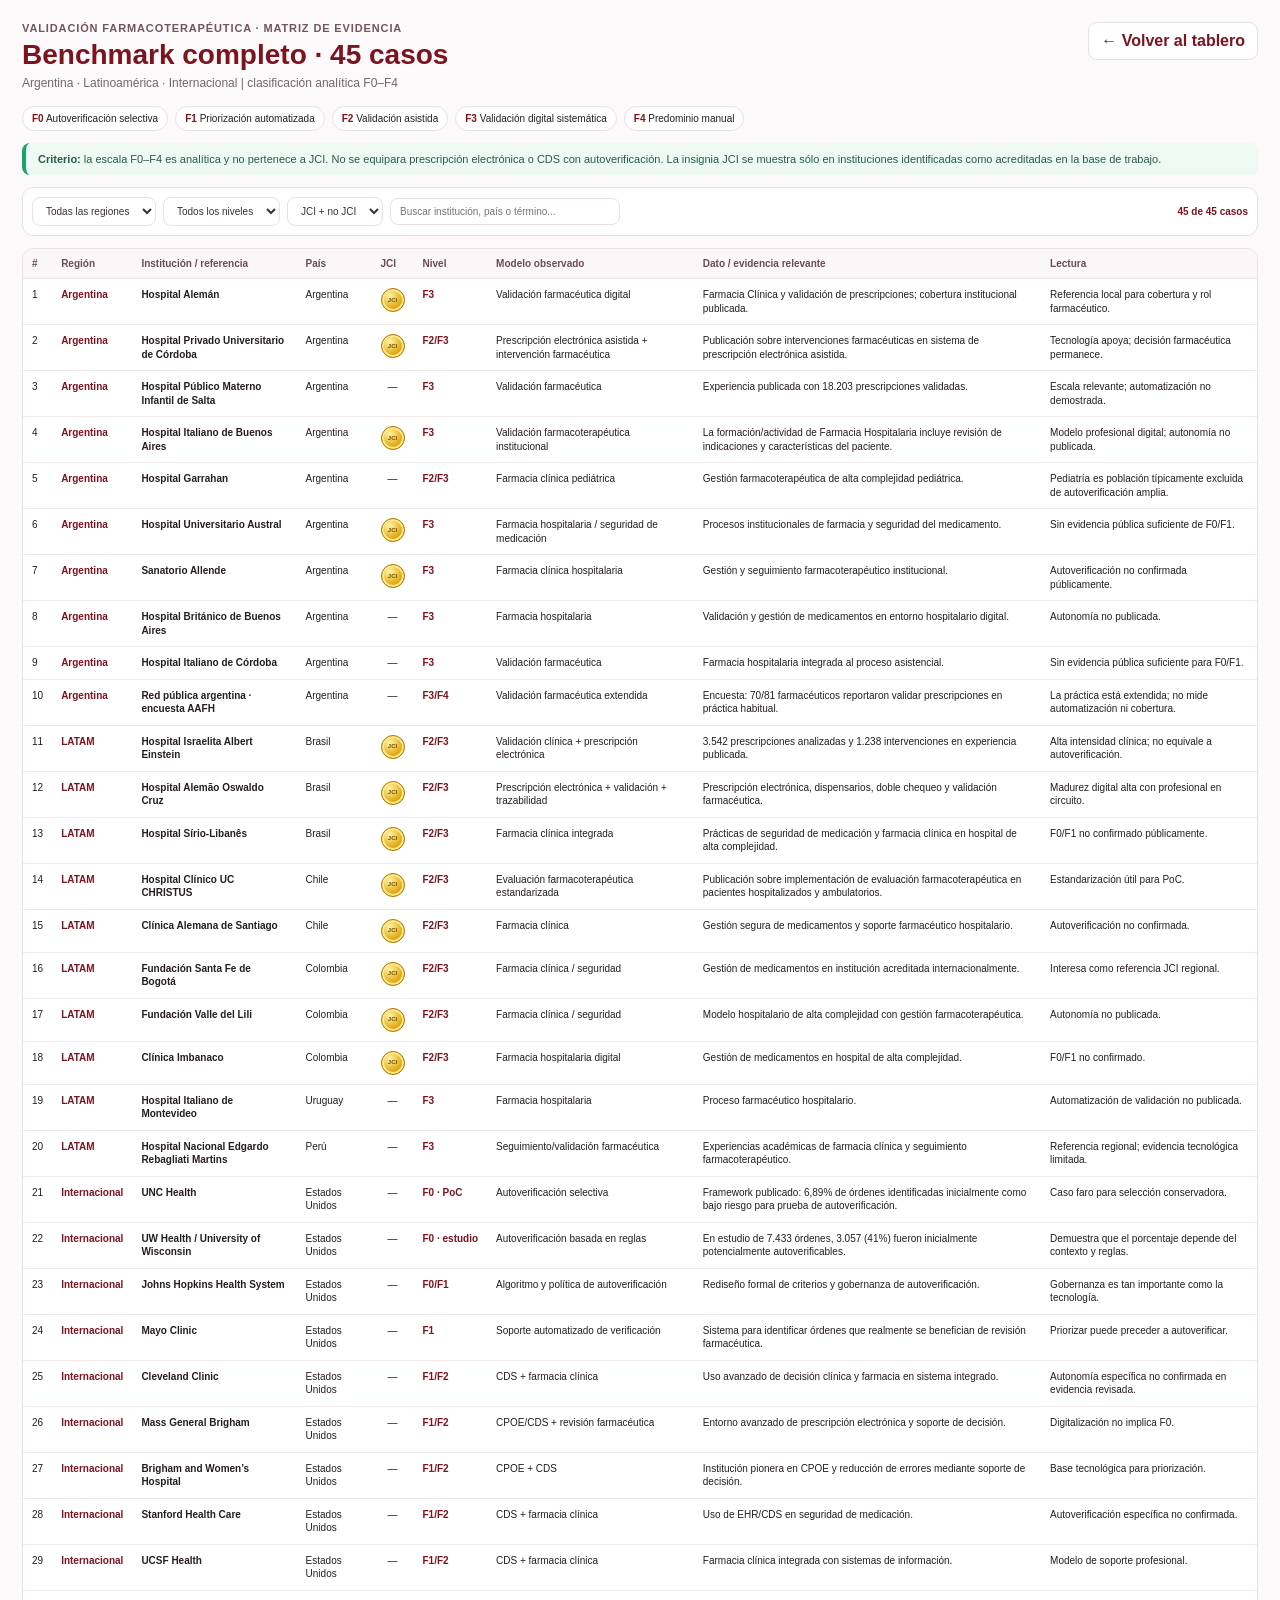
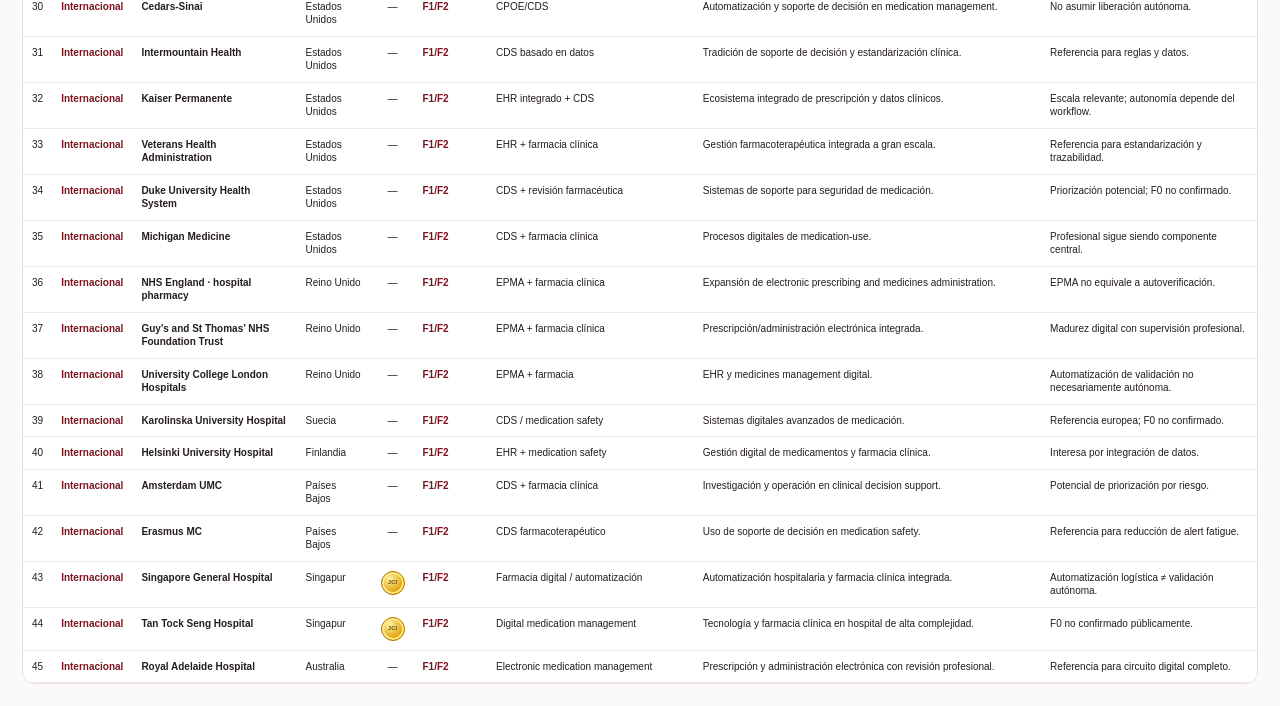
<file: pharma-matrix45.html>
<!doctype html><html lang="es"><head><meta charset="utf-8"><meta name="viewport" content="width=device-width,initial-scale=1"><title>Benchmark 45 casos | Validación Farmacoterapéutica</title><style>:root{--brand:#7c1420;--bg:#fbf9f9;--line:#eadfe1;--muted:#75686c;--green:#1aa36b}*{box-sizing:border-box}body{margin:0;font-family:Inter,Segoe UI,Arial,sans-serif;background:var(--bg);color:#251d20}.wrap{padding:22px;max-width:1600px;margin:auto}.top{display:flex;justify-content:space-between;align-items:flex-start;gap:20px;margin-bottom:16px}.ey{font-size:11px;font-weight:900;letter-spacing:.08em;color:#71575d}.top h1{margin:5px 0;color:var(--brand);font-size:28px}.top p{margin:0;color:var(--muted);font-size:12px}.back{color:var(--brand);font-weight:800;text-decoration:none;border:1px solid var(--line);background:white;padding:9px 12px;border-radius:9px}.legend,.filters{display:flex;gap:7px;flex-wrap:wrap;margin:12px 0}.pill{font-size:10px;padding:6px 9px;border-radius:999px;background:#fff;border:1px solid var(--line)}.pill b{color:var(--brand)}.note{background:#eef9f4;border-left:4px solid var(--green);padding:10px 12px;border-radius:8px;font-size:11px;color:#285c49;margin-bottom:12px}.filters{align-items:center;background:#fff;border:1px solid var(--line);padding:9px;border-radius:11px}.filters select,.filters input{border:1px solid var(--line);border-radius:8px;background:#fff;padding:7px 9px;font:inherit;font-size:10px;color:#3c3033}.filters input{min-width:230px}.count{margin-left:auto;font-size:10px;font-weight:800;color:var(--brand)}.table{overflow:auto;background:#fff;border:1px solid var(--line);border-radius:12px}table{border-collapse:collapse;width:100%;min-width:1200px;font-size:10px}th{position:sticky;top:0;background:#fbf7f8;color:#684d52;text-align:left;padding:9px;border-bottom:1px solid var(--line)}td{padding:9px;border-bottom:1px solid #f0e8e9;vertical-align:top;line-height:1.35}.region{font-weight:850;color:var(--brand)}.lvl{font-weight:900;color:var(--brand);white-space:nowrap}.inst{font-weight:800}.jci-seal{display:inline-grid;place-items:center;width:24px;height:24px;border-radius:50%;background:radial-gradient(circle at 35% 30%,#fff4a6,#e0a814 62%,#a97700);border:1px solid #b17c00;box-shadow:inset 0 0 0 2px #ffe889;color:#704b00;font-size:6px;font-weight:900}.jci-cell{text-align:center;white-space:nowrap}.empty{text-align:center;color:var(--muted);padding:25px!important}@media(max-width:800px){.top{display:block}.back{display:inline-block;margin-top:12px}.count{width:100%;margin-left:0}.filters input{min-width:160px}}</style></head><body><div class="wrap"><div class="top"><div><div class="ey">VALIDACIÓN FARMACOTERAPÉUTICA · MATRIZ DE EVIDENCIA</div><h1>Benchmark completo · 45 casos</h1><p>Argentina · Latinoamérica · Internacional | clasificación analítica F0–F4</p></div><a class="back" href="index.html">← Volver al tablero</a></div><div class="legend"><span class="pill"><b>F0</b> Autoverificación selectiva</span><span class="pill"><b>F1</b> Priorización automatizada</span><span class="pill"><b>F2</b> Validación asistida</span><span class="pill"><b>F3</b> Validación digital sistemática</span><span class="pill"><b>F4</b> Predominio manual</span></div><div class="note"><b>Criterio:</b> la escala F0–F4 es analítica y no pertenece a JCI. No se equipara prescripción electrónica o CDS con autoverificación. La insignia JCI se muestra sólo en instituciones identificadas como acreditadas en la base de trabajo.</div><div class="filters"><select id="region"><option value="">Todas las regiones</option><option>Argentina</option><option>LATAM</option><option>Internacional</option></select><select id="level"><option value="">Todos los niveles</option><option value="F0">F0</option><option value="F1">F1</option><option value="F2">F2</option><option value="F3">F3</option><option value="F4">F4</option></select><select id="jci"><option value="">JCI + no JCI</option><option value="yes">Sólo JCI</option><option value="no">Sólo no JCI</option></select><input id="search" placeholder="Buscar institución, país o término..."><span class="count" id="count"></span></div><div class="table"><table><thead><tr><th>#</th><th>Región</th><th>Institución / referencia</th><th>País</th><th>JCI</th><th>Nivel</th><th>Modelo observado</th><th>Dato / evidencia relevante</th><th>Lectura</th></tr></thead><tbody id="rows"></tbody></table></div></div><script>const cases=[
['Argentina','Hospital Alemán','Argentina','F3','Validación farmacéutica digital','Farmacia Clínica y validación de prescripciones; cobertura institucional publicada.','Referencia local para cobertura y rol farmacéutico.',true],
['Argentina','Hospital Privado Universitario de Córdoba','Argentina','F2/F3','Prescripción electrónica asistida + intervención farmacéutica','Publicación sobre intervenciones farmacéuticas en sistema de prescripción electrónica asistida.','Tecnología apoya; decisión farmacéutica permanece.',true],
['Argentina','Hospital Público Materno Infantil de Salta','Argentina','F3','Validación farmacéutica','Experiencia publicada con 18.203 prescripciones validadas.','Escala relevante; automatización no demostrada.',false],
['Argentina','Hospital Italiano de Buenos Aires','Argentina','F3','Validación farmacoterapéutica institucional','La formación/actividad de Farmacia Hospitalaria incluye revisión de indicaciones y características del paciente.','Modelo profesional digital; autonomía no publicada.',true],
['Argentina','Hospital Garrahan','Argentina','F2/F3','Farmacia clínica pediátrica','Gestión farmacoterapéutica de alta complejidad pediátrica.','Pediatría es población típicamente excluida de autoverificación amplia.',false],
['Argentina','Hospital Universitario Austral','Argentina','F3','Farmacia hospitalaria / seguridad de medicación','Procesos institucionales de farmacia y seguridad del medicamento.','Sin evidencia pública suficiente de F0/F1.',true],
['Argentina','Sanatorio Allende','Argentina','F3','Farmacia clínica hospitalaria','Gestión y seguimiento farmacoterapéutico institucional.','Autoverificación no confirmada públicamente.',true],
['Argentina','Hospital Británico de Buenos Aires','Argentina','F3','Farmacia hospitalaria','Validación y gestión de medicamentos en entorno hospitalario digital.','Autonomía no publicada.',false],
['Argentina','Hospital Italiano de Córdoba','Argentina','F3','Validación farmacéutica','Farmacia hospitalaria integrada al proceso asistencial.','Sin evidencia pública suficiente para F0/F1.',false],
['Argentina','Red pública argentina · encuesta AAFH','Argentina','F3/F4','Validación farmacéutica extendida','Encuesta: 70/81 farmacéuticos reportaron validar prescripciones en práctica habitual.','La práctica está extendida; no mide automatización ni cobertura.',false],
['LATAM','Hospital Israelita Albert Einstein','Brasil','F2/F3','Validación clínica + prescripción electrónica','3.542 prescripciones analizadas y 1.238 intervenciones en experiencia publicada.','Alta intensidad clínica; no equivale a autoverificación.',true],
['LATAM','Hospital Alemão Oswaldo Cruz','Brasil','F2/F3','Prescripción electrónica + validación + trazabilidad','Prescripción electrónica, dispensarios, doble chequeo y validación farmacéutica.','Madurez digital alta con profesional en circuito.',true],
['LATAM','Hospital Sírio-Libanês','Brasil','F2/F3','Farmacia clínica integrada','Prácticas de seguridad de medicación y farmacia clínica en hospital de alta complejidad.','F0/F1 no confirmado públicamente.',true],
['LATAM','Hospital Clínico UC CHRISTUS','Chile','F2/F3','Evaluación farmacoterapéutica estandarizada','Publicación sobre implementación de evaluación farmacoterapéutica en pacientes hospitalizados y ambulatorios.','Estandarización útil para PoC.',true],
['LATAM','Clínica Alemana de Santiago','Chile','F2/F3','Farmacia clínica','Gestión segura de medicamentos y soporte farmacéutico hospitalario.','Autoverificación no confirmada.',true],
['LATAM','Fundación Santa Fe de Bogotá','Colombia','F2/F3','Farmacia clínica / seguridad','Gestión de medicamentos en institución acreditada internacionalmente.','Interesa como referencia JCI regional.',true],
['LATAM','Fundación Valle del Lili','Colombia','F2/F3','Farmacia clínica / seguridad','Modelo hospitalario de alta complejidad con gestión farmacoterapéutica.','Autonomía no publicada.',true],
['LATAM','Clínica Imbanaco','Colombia','F2/F3','Farmacia hospitalaria digital','Gestión de medicamentos en hospital de alta complejidad.','F0/F1 no confirmado.',true],
['LATAM','Hospital Italiano de Montevideo','Uruguay','F3','Farmacia hospitalaria','Proceso farmacéutico hospitalario.','Automatización de validación no publicada.',false],
['LATAM','Hospital Nacional Edgardo Rebagliati Martins','Perú','F3','Seguimiento/validación farmacéutica','Experiencias académicas de farmacia clínica y seguimiento farmacoterapéutico.','Referencia regional; evidencia tecnológica limitada.',false],
['Internacional','UNC Health','Estados Unidos','F0 · PoC','Autoverificación selectiva','Framework publicado: 6,89% de órdenes identificadas inicialmente como bajo riesgo para prueba de autoverificación.','Caso faro para selección conservadora.',false],
['Internacional','UW Health / University of Wisconsin','Estados Unidos','F0 · estudio','Autoverificación basada en reglas','En estudio de 7.433 órdenes, 3.057 (41%) fueron inicialmente potencialmente autoverificables.','Demuestra que el porcentaje depende del contexto y reglas.',false],
['Internacional','Johns Hopkins Health System','Estados Unidos','F0/F1','Algoritmo y política de autoverificación','Rediseño formal de criterios y gobernanza de autoverificación.','Gobernanza es tan importante como la tecnología.',false],
['Internacional','Mayo Clinic','Estados Unidos','F1','Soporte automatizado de verificación','Sistema para identificar órdenes que realmente se benefician de revisión farmacéutica.','Priorizar puede preceder a autoverificar.',false],
['Internacional','Cleveland Clinic','Estados Unidos','F1/F2','CDS + farmacia clínica','Uso avanzado de decisión clínica y farmacia en sistema integrado.','Autonomía específica no confirmada en evidencia revisada.',false],
['Internacional','Mass General Brigham','Estados Unidos','F1/F2','CPOE/CDS + revisión farmacéutica','Entorno avanzado de prescripción electrónica y soporte de decisión.','Digitalización no implica F0.',false],
['Internacional','Brigham and Women’s Hospital','Estados Unidos','F1/F2','CPOE + CDS','Institución pionera en CPOE y reducción de errores mediante soporte de decisión.','Base tecnológica para priorización.',false],
['Internacional','Stanford Health Care','Estados Unidos','F1/F2','CDS + farmacia clínica','Uso de EHR/CDS en seguridad de medicación.','Autoverificación específica no confirmada.',false],
['Internacional','UCSF Health','Estados Unidos','F1/F2','CDS + farmacia clínica','Farmacia clínica integrada con sistemas de información.','Modelo de soporte profesional.',false],
['Internacional','Cedars-Sinai','Estados Unidos','F1/F2','CPOE/CDS','Automatización y soporte de decisión en medication management.','No asumir liberación autónoma.',false],
['Internacional','Intermountain Health','Estados Unidos','F1/F2','CDS basado en datos','Tradición de soporte de decisión y estandarización clínica.','Referencia para reglas y datos.',false],
['Internacional','Kaiser Permanente','Estados Unidos','F1/F2','EHR integrado + CDS','Ecosistema integrado de prescripción y datos clínicos.','Escala relevante; autonomía depende del workflow.',false],
['Internacional','Veterans Health Administration','Estados Unidos','F1/F2','EHR + farmacia clínica','Gestión farmacoterapéutica integrada a gran escala.','Referencia para estandarización y trazabilidad.',false],
['Internacional','Duke University Health System','Estados Unidos','F1/F2','CDS + revisión farmacéutica','Sistemas de soporte para seguridad de medicación.','Priorización potencial; F0 no confirmado.',false],
['Internacional','Michigan Medicine','Estados Unidos','F1/F2','CDS + farmacia clínica','Procesos digitales de medication-use.','Profesional sigue siendo componente central.',false],
['Internacional','NHS England · hospital pharmacy','Reino Unido','F1/F2','EPMA + farmacia clínica','Expansión de electronic prescribing and medicines administration.','EPMA no equivale a autoverificación.',false],
['Internacional','Guy’s and St Thomas’ NHS Foundation Trust','Reino Unido','F1/F2','EPMA + farmacia clínica','Prescripción/administración electrónica integrada.','Madurez digital con supervisión profesional.',false],
['Internacional','University College London Hospitals','Reino Unido','F1/F2','EPMA + farmacia','EHR y medicines management digital.','Automatización de validación no necesariamente autónoma.',false],
['Internacional','Karolinska University Hospital','Suecia','F1/F2','CDS / medication safety','Sistemas digitales avanzados de medicación.','Referencia europea; F0 no confirmado.',false],
['Internacional','Helsinki University Hospital','Finlandia','F1/F2','EHR + medication safety','Gestión digital de medicamentos y farmacia clínica.','Interesa por integración de datos.',false],
['Internacional','Amsterdam UMC','Países Bajos','F1/F2','CDS + farmacia clínica','Investigación y operación en clinical decision support.','Potencial de priorización por riesgo.',false],
['Internacional','Erasmus MC','Países Bajos','F1/F2','CDS farmacoterapéutico','Uso de soporte de decisión en medication safety.','Referencia para reducción de alert fatigue.',false],
['Internacional','Singapore General Hospital','Singapur','F1/F2','Farmacia digital / automatización','Automatización hospitalaria y farmacia clínica integrada.','Automatización logística ≠ validación autónoma.',true],
['Internacional','Tan Tock Seng Hospital','Singapur','F1/F2','Digital medication management','Tecnología y farmacia clínica en hospital de alta complejidad.','F0 no confirmado públicamente.',true],
['Internacional','Royal Adelaide Hospital','Australia','F1/F2','Electronic medication management','Prescripción y administración electrónica con revisión profesional.','Referencia para circuito digital completo.',false]
];const $=id=>document.getElementById(id);function render(){const rg=$('region').value,lv=$('level').value,j=$('jci').value,q=$('search').value.trim().toLowerCase();const filtered=cases.filter(r=>(!rg||r[0]===rg)&&(!lv||r[3].includes(lv))&&(!j||(j==='yes'?r[7]:!r[7]))&&(!q||r.slice(0,7).join(' ').toLowerCase().includes(q)));$('count').textContent=`${filtered.length} de ${cases.length} casos`;$('rows').innerHTML=filtered.length?filtered.map((r,i)=>`<tr><td>${i+1}</td><td class="region">${r[0]}</td><td><span class="inst">${r[1]}</span></td><td>${r[2]}</td><td class="jci-cell">${r[7]?'<span class="jci-seal" title="Acreditación JCI">JCI</span>':'—'}</td><td class="lvl">${r[3]}</td><td>${r[4]}</td><td>${r[5]}</td><td>${r[6]}</td></tr>`).join(''):'<tr><td class="empty" colspan="9">No hay casos que coincidan con los filtros seleccionados.</td></tr>'}['region','level','jci','search'].forEach(id=>$(id).addEventListener(id==='search'?'input':'change',render));render();</script></body></html>
</file>
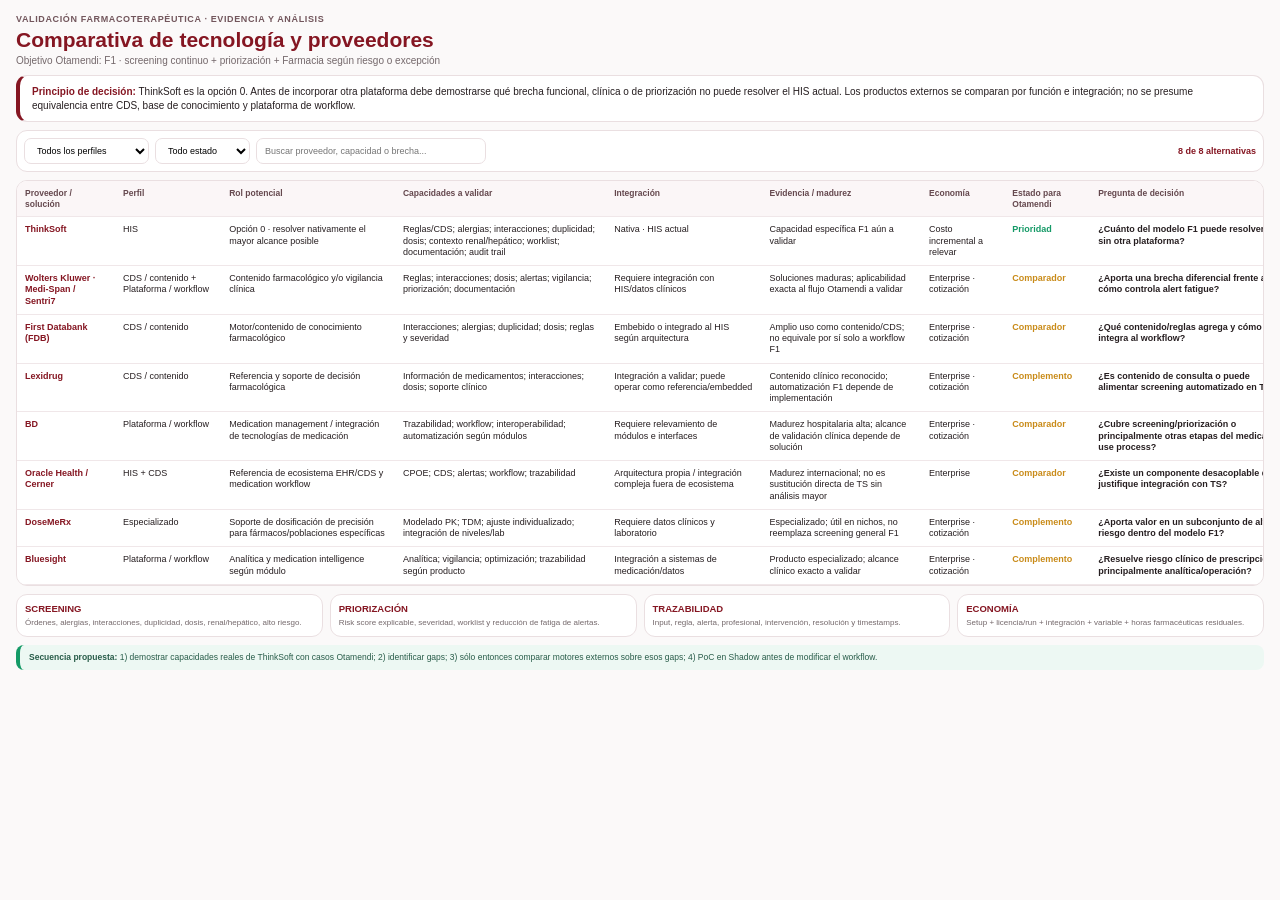
<file: pharma-providers.html>
<!doctype html><html lang="es"><head><meta charset="utf-8"><meta name="viewport" content="width=device-width,initial-scale=1"><title>Proveedores Validación Farmacoterapéutica</title><style>:root{--b:#851622;--bg:#fbf9f9;--line:#eadfe1;--mut:#74686b;--g:#159a67;--a:#c98b19}*{box-sizing:border-box}body{margin:0;font-family:Arial,Segoe UI,sans-serif;background:var(--bg);color:#261e20;font-size:12px}.wrap{padding:14px 16px}.ey{font-size:9px;font-weight:900;letter-spacing:.07em;color:#72565c}h1{color:var(--b);margin:4px 0;font-size:21px;line-height:1.1}.sub{font-size:10px;color:var(--mut)}.hero,.filters,.table,.card{background:#fff;border:1px solid var(--line);border-radius:11px}.hero{margin-top:9px;padding:9px 12px;border-left:4px solid var(--b);font-size:10px;line-height:1.35}.hero b{color:var(--b)}.filters{display:flex;gap:6px;flex-wrap:wrap;margin:8px 0;padding:7px}.filters select,.filters input{border:1px solid var(--line);border-radius:7px;padding:6px 8px;background:#fff;font-size:9px}.filters input{min-width:230px}.count{margin-left:auto;color:var(--b);font-size:9px;font-weight:900;align-self:center}.table{overflow:auto}table{border-collapse:collapse;width:100%;min-width:1280px;font-size:9px}th,td{padding:7px 8px;border-bottom:1px solid #f0e7e9;text-align:left;vertical-align:top;line-height:1.25}th{position:sticky;top:0;background:#fbf6f7;color:#65484e;font-size:8.5px}.prov{font-weight:900;color:var(--b)}.ok{color:var(--g);font-weight:800}.part{color:var(--a);font-weight:800}.grid{display:grid;grid-template-columns:repeat(4,1fr);gap:7px;margin-top:8px}.card{padding:8px}.card b{display:block;color:var(--b);font-size:9.5px}.card span{font-size:8px;color:var(--mut);line-height:1.25}.note{margin-top:8px;background:#edf8f3;border-left:4px solid var(--g);padding:7px 9px;border-radius:8px;font-size:8.5px;line-height:1.3;color:#285c49}@media(max-width:850px){.grid{grid-template-columns:1fr 1fr}}</style></head><body><div class="wrap"><div class="ey">VALIDACIÓN FARMACOTERAPÉUTICA · EVIDENCIA Y ANÁLISIS</div><h1>Comparativa de tecnología y proveedores</h1><div class="sub">Objetivo Otamendi: F1 · screening continuo + priorización + Farmacia según riesgo o excepción</div><div class="hero"><b>Principio de decisión:</b> ThinkSoft es la opción 0. Antes de incorporar otra plataforma debe demostrarse qué brecha funcional, clínica o de priorización no puede resolver el HIS actual. Los productos externos se comparan por función e integración; no se presume equivalencia entre CDS, base de conocimiento y plataforma de workflow.</div><div class="filters"><select id="type"><option value="">Todos los perfiles</option><option>HIS</option><option>CDS / contenido</option><option>Plataforma / workflow</option><option>Especializado</option></select><select id="status"><option value="">Todo estado</option><option>Prioridad</option><option>Comparador</option><option>Complemento</option></select><input id="search" placeholder="Buscar proveedor, capacidad o brecha..."><span class="count" id="count"></span></div><div class="table"><table><thead><tr><th>Proveedor / solución</th><th>Perfil</th><th>Rol potencial</th><th>Capacidades a validar</th><th>Integración</th><th>Evidencia / madurez</th><th>Economía</th><th>Estado para Otamendi</th><th>Pregunta de decisión</th></tr></thead><tbody id="rows"></tbody></table></div><div class="grid"><div class="card"><b>SCREENING</b><span>Órdenes, alergias, interacciones, duplicidad, dosis, renal/hepático, alto riesgo.</span></div><div class="card"><b>PRIORIZACIÓN</b><span>Risk score explicable, severidad, worklist y reducción de fatiga de alertas.</span></div><div class="card"><b>TRAZABILIDAD</b><span>Input, regla, alerta, profesional, intervención, resolución y timestamps.</span></div><div class="card"><b>ECONOMÍA</b><span>Setup + licencia/run + integración + variable + horas farmacéuticas residuales.</span></div></div><div class="note"><b>Secuencia propuesta:</b> 1) demostrar capacidades reales de ThinkSoft con casos Otamendi; 2) identificar gaps; 3) sólo entonces comparar motores externos sobre esos gaps; 4) PoC en Shadow antes de modificar el workflow.</div></div><script>const P=[['ThinkSoft','HIS','Opción 0 · resolver nativamente el mayor alcance posible','Reglas/CDS; alergias; interacciones; duplicidad; dosis; contexto renal/hepático; worklist; documentación; audit trail','Nativa · HIS actual','Capacidad específica F1 aún a validar','Costo incremental a relevar','Prioridad','¿Cuánto del modelo F1 puede resolver TS sin otra plataforma?'],['Wolters Kluwer · Medi-Span / Sentri7','CDS / contenido + Plataforma / workflow','Contenido farmacológico y/o vigilancia clínica','Reglas; interacciones; dosis; alertas; vigilancia; priorización; documentación','Requiere integración con HIS/datos clínicos','Soluciones maduras; aplicabilidad exacta al flujo Otamendi a validar','Enterprise · cotización','Comparador','¿Aporta una brecha diferencial frente a TS y cómo controla alert fatigue?'],['First Databank (FDB)','CDS / contenido','Motor/contenido de conocimiento farmacológico','Interacciones; alergias; duplicidad; dosis; reglas y severidad','Embebido o integrado al HIS según arquitectura','Amplio uso como contenido/CDS; no equivale por sí solo a workflow F1','Enterprise · cotización','Comparador','¿Qué contenido/reglas agrega y cómo se integra al workflow?'],['Lexidrug','CDS / contenido','Referencia y soporte de decisión farmacológica','Información de medicamentos; interacciones; dosis; soporte clínico','Integración a validar; puede operar como referencia/embedded','Contenido clínico reconocido; automatización F1 depende de implementación','Enterprise · cotización','Complemento','¿Es contenido de consulta o puede alimentar screening automatizado en TS?'],['BD','Plataforma / workflow','Medication management / integración de tecnologías de medicación','Trazabilidad; workflow; interoperabilidad; automatización según módulos','Requiere relevamiento de módulos e interfaces','Madurez hospitalaria alta; alcance de validación clínica depende de solución','Enterprise · cotización','Comparador','¿Cubre screening/priorización o principalmente otras etapas del medication-use process?'],['Oracle Health / Cerner','HIS + CDS','Referencia de ecosistema EHR/CDS y medication workflow','CPOE; CDS; alertas; workflow; trazabilidad','Arquitectura propia / integración compleja fuera de ecosistema','Madurez internacional; no es sustitución directa de TS sin análisis mayor','Enterprise','Comparador','¿Existe un componente desacoplable que justifique integración con TS?'],['DoseMeRx','Especializado','Soporte de dosificación de precisión para fármacos/poblaciones específicas','Modelado PK; TDM; ajuste individualizado; integración de niveles/lab','Requiere datos clínicos y laboratorio','Especializado; útil en nichos, no reemplaza screening general F1','Enterprise · cotización','Complemento','¿Aporta valor en un subconjunto de alto riesgo dentro del modelo F1?'],['Bluesight','Plataforma / workflow','Analítica y medication intelligence según módulo','Analítica; vigilancia; optimización; trazabilidad según producto','Integración a sistemas de medicación/datos','Producto especializado; alcance clínico exacto a validar','Enterprise · cotización','Complemento','¿Resuelve riesgo clínico de prescripción o principalmente analítica/operación?']];function render(){let t=type.value,s=status.value,q=search.value.toLowerCase();let r=P.filter(x=>(!t||x[1].includes(t))&&(!s||x[7]===s)&&x.join(' ').toLowerCase().includes(q));count.textContent=r.length+' de '+P.length+' alternativas';rows.innerHTML=r.map(x=>`<tr><td class="prov">${x[0]}</td><td>${x[1]}</td><td>${x[2]}</td><td>${x[3]}</td><td>${x[4]}</td><td>${x[5]}</td><td>${x[6]}</td><td class="${x[7]==='Prioridad'?'ok':'part'}">${x[7]}</td><td><b>${x[8]}</b></td></tr>`).join('')}type.onchange=status.onchange=render;search.oninput=render;render()</script></body></html>
</file>
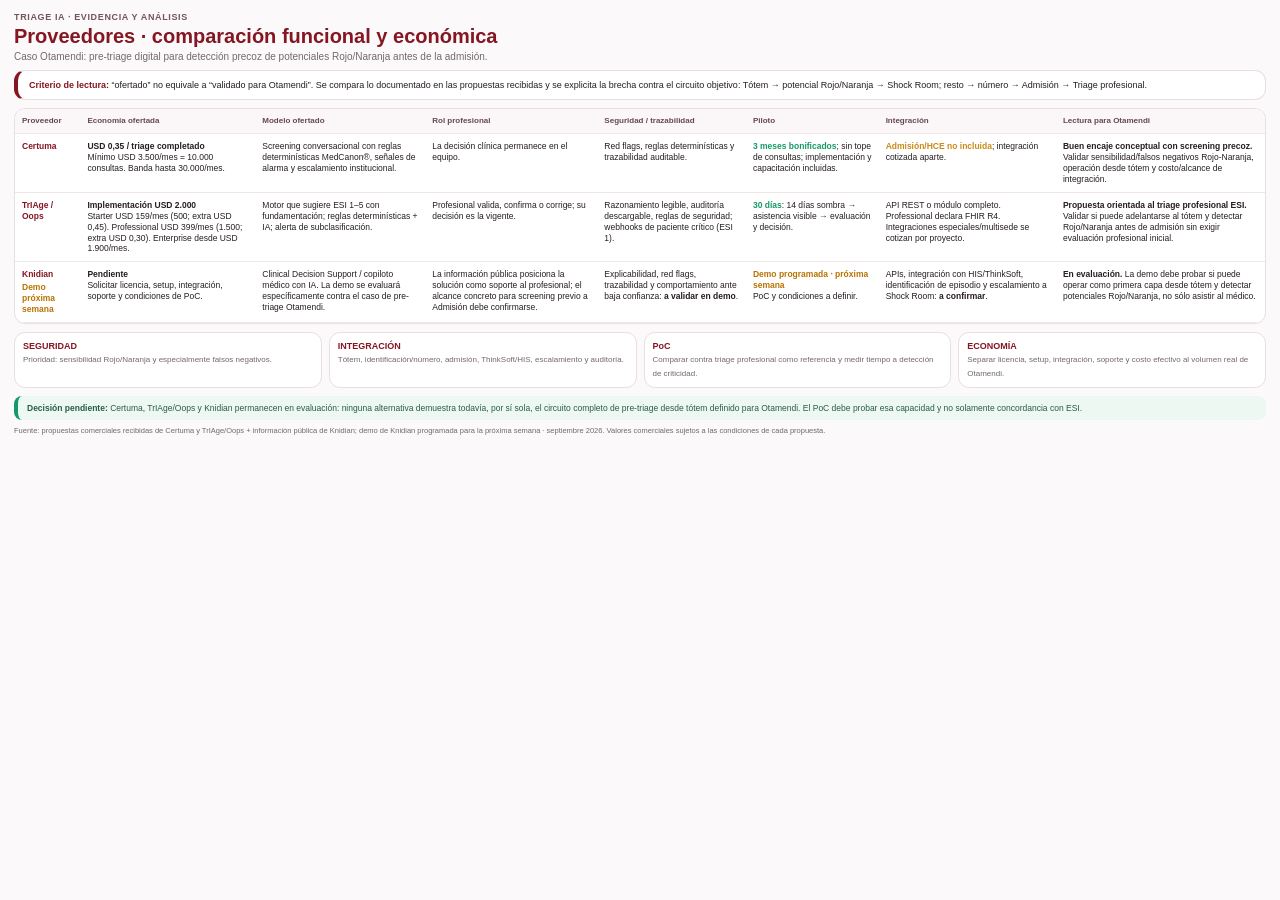
<file: triage-providers.html>
<!doctype html><html lang="es"><head><meta charset="utf-8"><meta name="viewport" content="width=device-width,initial-scale=1"><title>Proveedores TRIAGE IA</title><style>:root{--b:#851622;--bg:#fbf9f9;--line:#eadfe1;--mut:#74686b;--g:#159a67;--a:#c98b19}*{box-sizing:border-box}body{margin:0;font-family:Arial,Segoe UI,sans-serif;background:var(--bg);color:#261e20;font-size:12px}.wrap{padding:12px 14px}.ey{font-size:9px;font-weight:900;letter-spacing:.07em;color:#72565c}h1{color:var(--b);margin:3px 0;font-size:20px}.sub{font-size:10px;color:var(--mut)}.hero,.table,.card{background:#fff;border:1px solid var(--line);border-radius:11px}.hero{margin:8px 0;padding:8px 11px;border-left:4px solid var(--b);font-size:9px;line-height:1.35}.hero b,.prov{color:var(--b);font-weight:900}.company{display:block}.logo{display:none}.logoText{display:flex;flex-direction:column;gap:2px}.demo{color:#b87300;font-weight:900}.table{overflow:auto}table{border-collapse:collapse;width:100%;min-width:1220px;font-size:8.5px}th,td{padding:7px;border-bottom:1px solid #f0e7e9;text-align:left;vertical-align:top;line-height:1.28}th{background:#fbf6f7;color:#65484e;font-size:8px;position:sticky;top:0}.ok{color:var(--g);font-weight:800}.part{color:var(--a);font-weight:800}.grid{display:grid;grid-template-columns:repeat(4,1fr);gap:7px;margin-top:8px}.card{padding:8px}.card b{display:block;color:var(--b);font-size:9px}.card span{font-size:8px;color:var(--mut)}.note{margin-top:8px;background:#edf8f3;border-left:4px solid var(--g);padding:7px 9px;border-radius:8px;font-size:8.5px;color:#285c49}.src{font-size:7.5px;color:var(--mut);margin-top:6px}@media(max-width:850px){.grid{grid-template-columns:1fr 1fr}} .triage-logo{display:none}</style></head><body><div class="wrap"><div class="ey">TRIAGE IA · EVIDENCIA Y ANÁLISIS</div><h1>Proveedores · comparación funcional y económica</h1><div class="sub">Caso Otamendi: pre-triage digital para detección precoz de potenciales Rojo/Naranja antes de la admisión.</div><div class="hero"><b>Criterio de lectura:</b> “ofertado” no equivale a “validado para Otamendi”. Se compara lo documentado en las propuestas recibidas y se explicita la brecha contra el circuito objetivo: Tótem → potencial Rojo/Naranja → Shock Room; resto → número → Admisión → Triage profesional.</div><div class="table"><table><thead><tr><th>Proveedor</th><th>Economía ofertada</th><th>Modelo ofertado</th><th>Rol profesional</th><th>Seguridad / trazabilidad</th><th>Piloto</th><th>Integración</th><th>Lectura para Otamendi</th></tr></thead><tbody><tr><td class="prov"><div class="logoText">Certuma</div></td><td><b>USD 0,35 / triage completado</b><br>Mínimo USD 3.500/mes = 10.000 consultas. Banda hasta 30.000/mes.</td><td>Screening conversacional con reglas determinísticas MedCanon®, señales de alarma y escalamiento institucional.</td><td>La decisión clínica permanece en el equipo.</td><td>Red flags, reglas determinísticas y trazabilidad auditable.</td><td><span class="ok">3 meses bonificados</span>; sin tope de consultas; implementación y capacitación incluidas.</td><td><span class="part">Admisión/HCE no incluida</span>; integración cotizada aparte.</td><td><b>Buen encaje conceptual con screening precoz.</b> Validar sensibilidad/falsos negativos Rojo-Naranja, operación desde tótem y costo/alcance de integración.</td></tr><tr><td class="prov"><div class="logoText">TrIAge / Oops</div></td><td><b>Implementación USD 2.000</b><br>Starter USD 159/mes (500; extra USD 0,45). Professional USD 399/mes (1.500; extra USD 0,30). Enterprise desde USD 1.900/mes.</td><td>Motor que sugiere ESI 1–5 con fundamentación; reglas determinísticas + IA; alerta de subclasificación.</td><td>Profesional valida, confirma o corrige; su decisión es la vigente.</td><td>Razonamiento legible, auditoría descargable, reglas de seguridad; webhooks de paciente crítico (ESI 1).</td><td><span class="ok">30 días</span>: 14 días sombra → asistencia visible → evaluación y decisión.</td><td>API REST o módulo completo. Professional declara FHIR R4. Integraciones especiales/multisede se cotizan por proyecto.</td><td><b>Propuesta orientada al triage profesional ESI.</b> Validar si puede adelantarse al tótem y detectar Rojo/Naranja antes de admisión sin exigir evaluación profesional inicial.</td></tr><tr><td class="prov"><div class="logoText">Knidian<span class="demo">Demo próxima semana</span></div></td><td><b>Pendiente</b><br>Solicitar licencia, setup, integración, soporte y condiciones de PoC.</td><td>Clinical Decision Support / copiloto médico con IA. La demo se evaluará específicamente contra el caso de pre-triage Otamendi.</td><td>La información pública posiciona la solución como soporte al profesional; el alcance concreto para screening previo a Admisión debe confirmarse.</td><td>Explicabilidad, red flags, trazabilidad y comportamiento ante baja confianza: <b>a validar en demo</b>.</td><td><span class="demo">Demo programada · próxima semana</span><br>PoC y condiciones a definir.</td><td>APIs, integración con HIS/ThinkSoft, identificación de episodio y escalamiento a Shock Room: <b>a confirmar</b>.</td><td><b>En evaluación.</b> La demo debe probar si puede operar como primera capa desde tótem y detectar potenciales Rojo/Naranja, no sólo asistir al médico.</td></tr></tbody></table></div><div class="grid"><div class="card"><b>SEGURIDAD</b><span>Prioridad: sensibilidad Rojo/Naranja y especialmente falsos negativos.</span></div><div class="card"><b>INTEGRACIÓN</b><span>Tótem, identificación/número, admisión, ThinkSoft/HIS, escalamiento y auditoría.</span></div><div class="card"><b>PoC</b><span>Comparar contra triage profesional como referencia y medir tiempo a detección de criticidad.</span></div><div class="card"><b>ECONOMÍA</b><span>Separar licencia, setup, integración, soporte y costo efectivo al volumen real de Otamendi.</span></div></div><div class="note"><b>Decisión pendiente:</b> Certuma, TrIAge/Oops y Knidian permanecen en evaluación: ninguna alternativa demuestra todavía, por sí sola, el circuito completo de pre-triage desde tótem definido para Otamendi. El PoC debe probar esa capacidad y no solamente concordancia con ESI.</div><div class="src">Fuente: propuestas comerciales recibidas de Certuma y TrIAge/Oops + información pública de Knidian; demo de Knidian programada para la próxima semana · septiembre 2026. Valores comerciales sujetos a las condiciones de cada propuesta.</div></div></body></html>
</file>
<file: benchmark45.css>
.bench-exec{display:grid;gap:9px}.bx-hero,.bx-analysis,.bx-card{background:#fff;border:1px solid var(--line);border-radius:12px;box-shadow:var(--shadow)}.bx-hero{padding:13px 15px;border-left:5px solid var(--brand)}.bx-eyebrow{font-size:8px;font-weight:900;letter-spacing:.08em;color:#71575d}.bx-hero h2{margin:4px 0 3px;color:var(--brand);font-size:17px}.bx-hero>p{margin:0;color:var(--muted);font-size:8.5px}.bx-scale{margin-top:10px}.bx-direction{display:flex;justify-content:space-between;color:var(--muted);font-size:6.8px;font-weight:800;letter-spacing:.05em;margin:0 2px 4px}.bx-levels{display:grid;grid-template-columns:repeat(5,1fr);position:relative;gap:5px}.bx-levels:before{content:'';position:absolute;left:8%;right:8%;top:15px;height:2px;background:#e5d9dc;z-index:0}.bx-levels>div{position:relative;z-index:1;text-align:center}.bx-levels b{display:grid;place-items:center;margin:auto;width:31px;height:31px;border-radius:50%;background:#fbf0f2;border:2px solid #d7b8bd;color:var(--brand);font-size:10px}.bx-levels span{display:block;margin-top:3px;font-size:7.5px;font-weight:800;color:#514247}.bx-levels em{display:block;margin-top:3px;font-size:6.2px;font-style:normal;font-weight:900}.bx-levels .target b{background:#e8f8f0;border-color:#4db98a;color:#126a48}.bx-levels .target em{color:#126a48}.bx-levels .regional b{background:#f8edef;border-color:var(--brand)}.bx-levels .regional em{color:var(--brand)}.bx-analysis{padding:11px 13px}.bx-analysis h3,.bx-card h3{margin:0 0 7px;color:var(--brand);font-size:12px}.bx-analysis-grid{display:grid;grid-template-columns:repeat(4,1fr);gap:7px}.bx-analysis-grid>div{background:#fbf7f8;border:1px solid var(--line);border-radius:8px;padding:8px}.bx-analysis-grid b{display:block;color:#4b3338;font-size:8px;margin-bottom:3px}.bx-analysis-grid span{display:block;color:#685b5f;font-size:7.4px;line-height:1.35}.bx-reading{margin-top:7px;background:#eef9f4;border-left:4px solid var(--green);border-radius:8px;padding:8px 10px;color:#285c49;font-size:8px;line-height:1.35}.bx-evidence{display:grid;grid-template-columns:.8fr .8fr 1.4fr;gap:9px}.bx-card{padding:11px 12px}.bx-card>strong{display:block;color:var(--brand);font-size:20px}.bx-card>strong small{font-size:8px;color:var(--muted);font-weight:500}.bx-big{margin-top:5px;color:var(--brand);font-size:15px;font-weight:850}.bx-big span{display:block;margin-top:1px;color:#65585c;font-size:7px;font-weight:600}.bx-card p{margin:6px 0 0;font-size:7.5px;line-height:1.35;color:#65585c}.bx-faros{display:grid;grid-template-columns:repeat(3,1fr);column-gap:8px}.bx-faros h3{grid-column:1/-1}.bx-faros>div{border-left:1px solid var(--line);padding-left:8px}.bx-faros>div:first-of-type{border-left:0;padding-left:0}.bx-faros b,.bx-faros span,.bx-faros small{display:block}.bx-faros b{font-size:7.8px;color:#18365e}.bx-faros span{font-size:6.8px;color:var(--muted);margin:2px 0 5px}.bx-faros strong{font-size:13px;color:#18365e}.bx-faros small{font-size:6.5px;color:var(--muted)}.bx-bottom{display:grid;grid-template-columns:1fr 1.15fr;gap:9px}.bx-ref{display:grid;gap:4px}.bx-ref>span{display:grid;grid-template-columns:30px 100px 1fr;align-items:center;background:#fbf9f9;border:1px solid var(--line);border-radius:7px;padding:5px 7px;font-size:7.4px}.bx-ref b{color:var(--brand);font-size:9px}.bx-ref em{font-style:normal;color:var(--muted);text-align:right;font-size:6.8px}.bx-ref .target{background:#eef9f4;border-color:#bfe6d2}.bx-ref .target b,.bx-ref .target em{color:#126a48}.bx-objective{font-size:8px;color:#65585c;margin-bottom:7px}.bx-objective b{color:#126a48;font-size:10px;margin-left:4px}.bx-flow{display:flex;align-items:center;gap:5px}.bx-flow span{background:#eef9f4;border:1px solid #cbe8d9;border-radius:999px;padding:6px 9px;color:#176a4d;font-size:7.5px;font-weight:800}.bx-flow i{font-style:normal;color:var(--green);font-weight:900}.bx-exception{margin-top:6px;background:#fff8f1;border:1px solid #f0ddc8;border-radius:8px;padding:6px 8px;font-size:7.2px;color:#75543c}.bx-kpi{margin-top:7px;border-top:1px solid var(--line);padding-top:7px}.bx-kpi small{display:block;color:var(--muted);font-size:6.3px;font-weight:900;letter-spacing:.06em}.bx-kpi b{display:block;color:var(--brand);font-size:8.5px;margin-top:2px}.bx-detail{justify-self:center;border:1px solid #d8c6ca;background:#fff;color:var(--brand);border-radius:999px;padding:7px 14px;font-size:8px;font-weight:850;cursor:pointer}.bx-detail span{margin-left:5px}.bx-detail-area{display:none;margin-top:2px}.bx-detail-area.open{display:block}.jci-seal{display:inline-grid;place-items:center;width:24px;height:24px;border-radius:50%;background:radial-gradient(circle at 35% 30%,#fff4a6,#e0a814 62%,#a97700);border:1px solid #b17c00;box-shadow:inset 0 0 0 2px #ffe889;color:#704b00;font-size:6px;font-weight:900}.bench-filters{display:flex;gap:5px;flex-wrap:wrap;align-items:center;margin:9px 0}.bf{border:1px solid var(--line);background:#fff;border-radius:8px;padding:6px 9px;font-size:7.5px;cursor:pointer}.bf.active{background:var(--brand);color:#fff}.bench-search{margin-left:auto;border:1px solid var(--line);border-radius:9px;padding:7px 9px;font-size:8px;min-width:210px}.bench-table{max-height:330px;border-radius:12px;box-shadow:var(--shadow)}.bench-table table{font-size:7.5px}.bench-table td,.bench-table th{padding:5px;min-width:58px}.bench-insights{display:none}#triage-benchmark .toolbar,#triage-benchmark>.model-subtitle{display:none}@media(max-width:1100px){.bx-analysis-grid{grid-template-columns:repeat(2,1fr)}.bx-evidence{grid-template-columns:1fr 1fr}.bx-faros{grid-column:1/-1}.bx-bottom{grid-template-columns:1fr 1fr}}@media(max-width:800px){.bx-analysis-grid,.bx-evidence,.bx-bottom{grid-template-columns:1fr}.bx-levels span{font-size:6.5px}.bx-faros{grid-template-columns:1fr}.bx-faros>div{border-left:0;border-top:1px solid var(--line);padding:6px 0}.bx-ref>span{grid-template-columns:28px 90px 1fr}}
</file>
